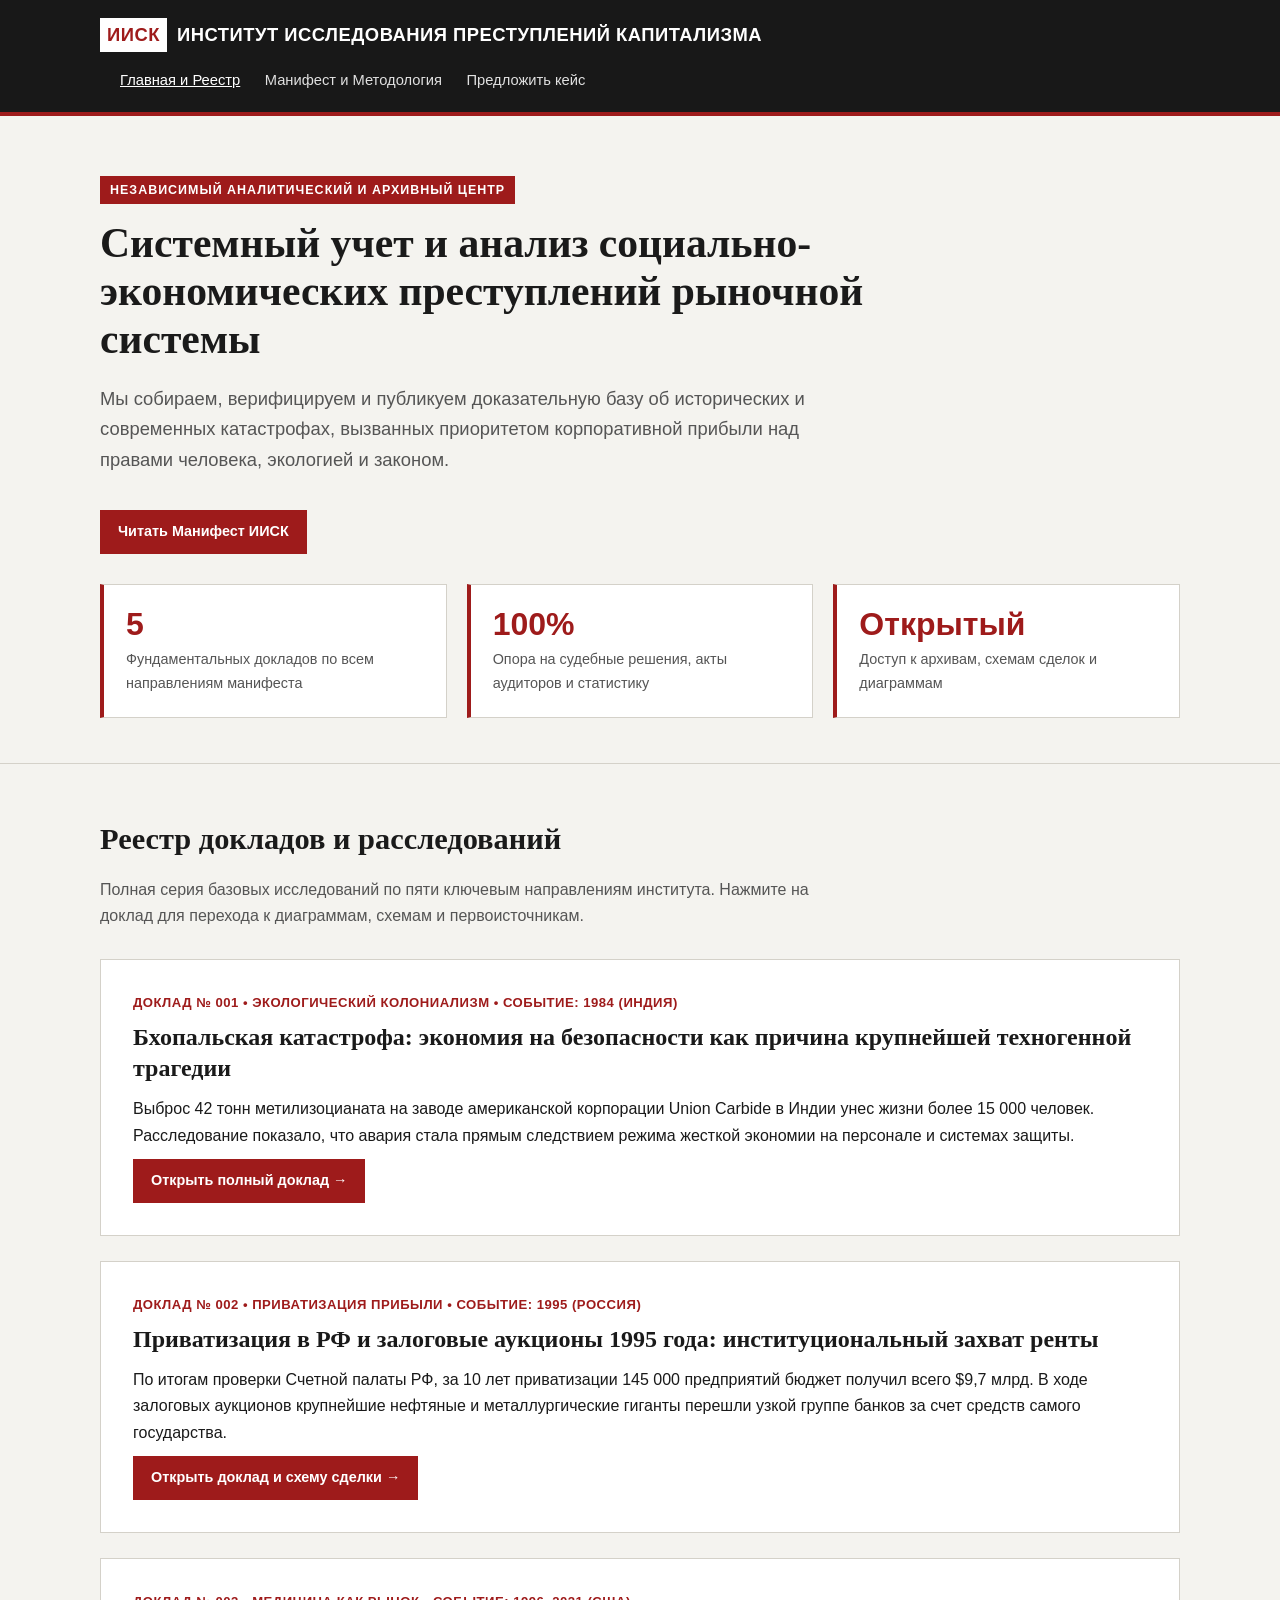
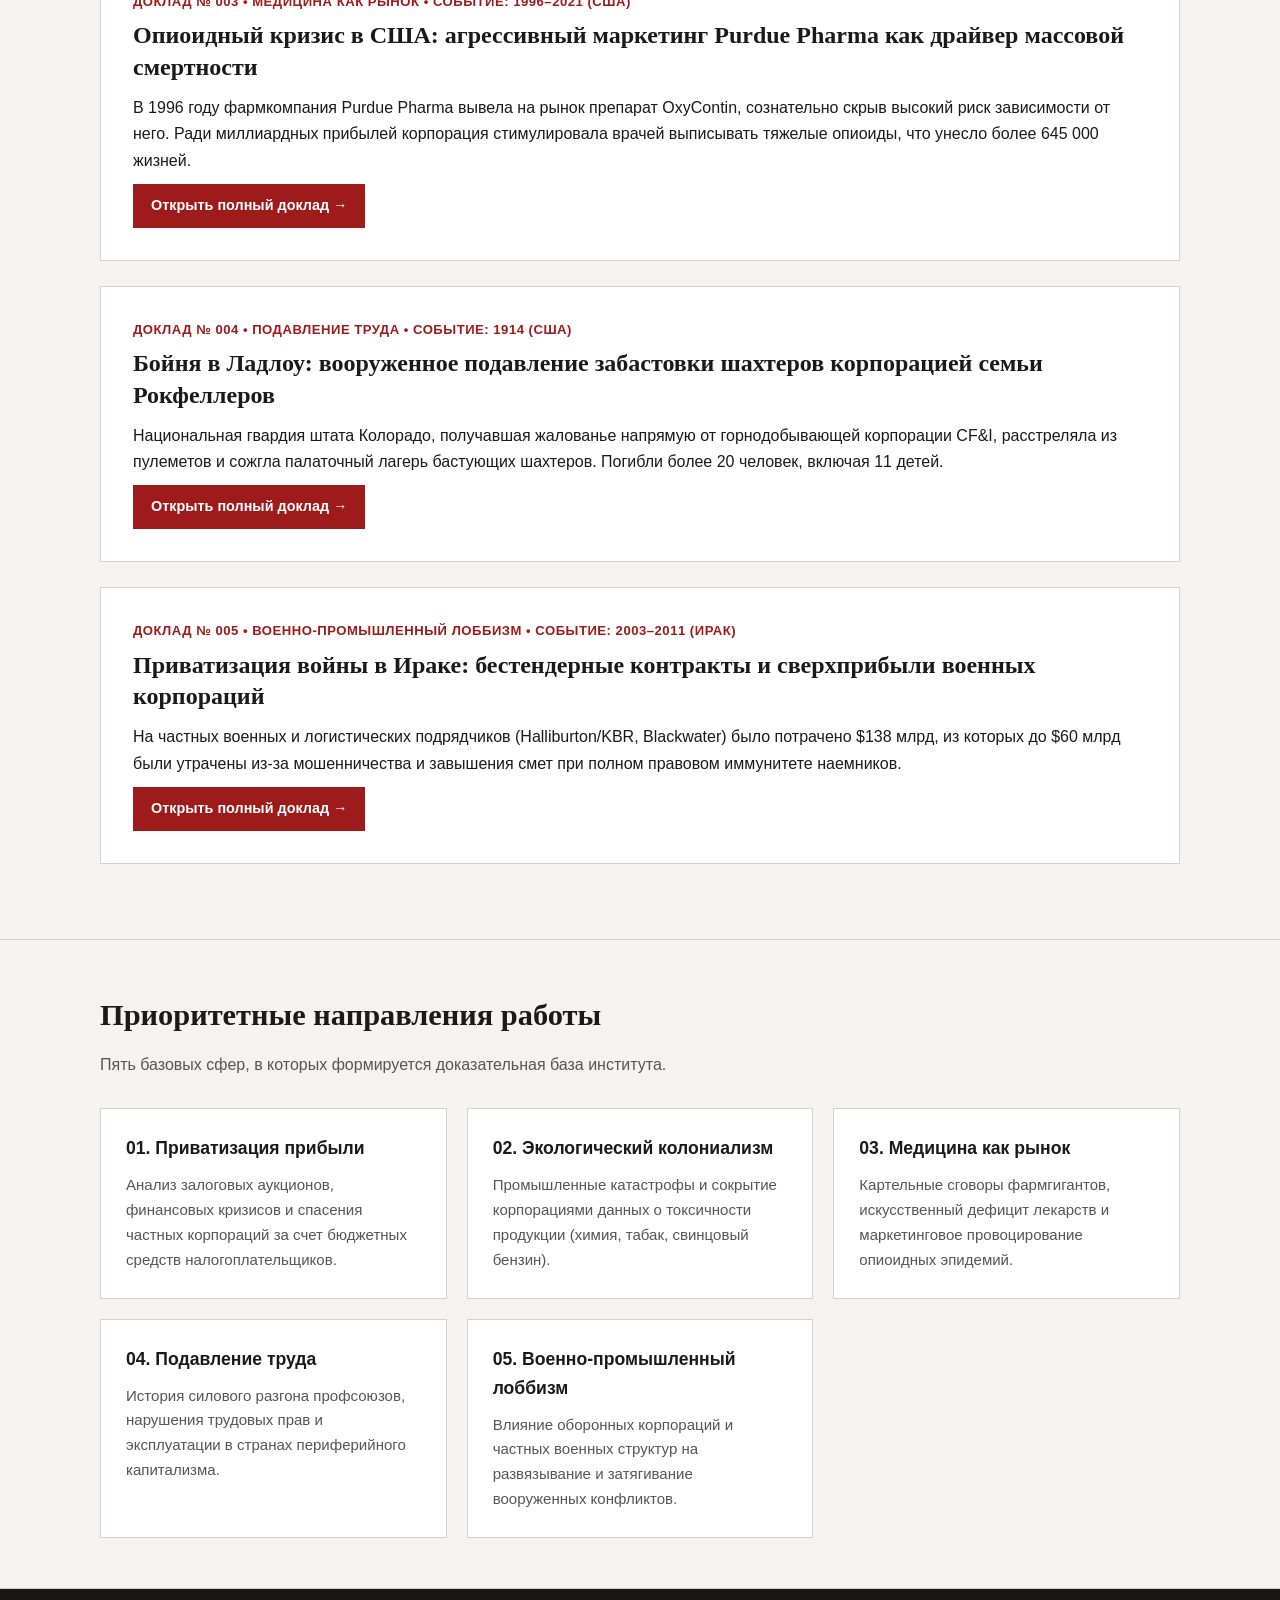
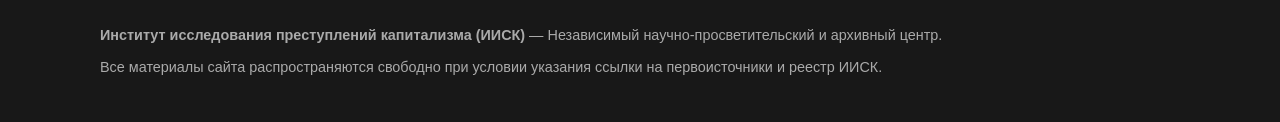
<file: index.html>
<!DOCTYPE html>
<html lang="ru">
<head>
    <meta charset="UTF-8">
    <meta name="viewport" content="width=device-width, initial-scale=1.0">
    <title>ИИСК — Институт исследования преступлений капитализма</title>
    <link rel="stylesheet" href="style.css">
</head>
<body>

    <header>
        <div class="container nav-wrap">
            <a href="index.html" class="logo"><span>ИИСК</span>Институт исследования преступлений капитализма</a>
            <nav>
                <a href="index.html" class="active">Главная и Реестр</a>
                <a href="manifest.html">Манифест и Методология</a>
                <a href="manifest.html#submit">Предложить кейс</a>
            </nav>
        </div>
    </header>

    <main>
        <section class="hero">
            <div class="container">
                <div class="hero-tag">Независимый аналитический и архивный центр</div>
                <h1>Системный учет и анализ социально-экономических преступлений рыночной системы</h1>
                <p>Мы собираем, верифицируем и публикуем доказательную базу об исторических и современных катастрофах, вызванных приоритетом корпоративной прибыли над правами человека, экологией и законом.</p>
                <a href="manifest.html" class="btn">Читать Манифест ИИСК</a>

                <div class="stats-grid">
                    <div class="stat-box">
                        <div class="stat-num">5</div>
                        <div class="stat-desc">Фундаментальных докладов по всем направлениям манифеста</div>
                    </div>
                    <div class="stat-box">
                        <div class="stat-num">100%</div>
                        <div class="stat-desc">Опора на судебные решения, акты аудиторов и статистику</div>
                    </div>
                    <div class="stat-box">
                        <div class="stat-num">Открытый</div>
                        <div class="stat-desc">Доступ к архивам, схемам сделок и диаграммам</div>
                    </div>
                </div>
            </div>
        </section>

        <section>
            <div class="container">
                <h2>Реестр докладов и расследований</h2>
                <p class="section-sub">Полная серия базовых исследований по пяти ключевым направлениям института. Нажмите на доклад для перехода к диаграммам, схемам и первоисточникам.</p>

                <article class="report-card">
                    <div class="report-meta">Доклад № 001 • Экологический колониализм • Событие: 1984 (Индия)</div>
                    <h3>Бхопальская катастрофа: экономия на безопасности как причина крупнейшей техногенной трагедии</h3>
                    <p>Выброс 42 тонн метилизоцианата на заводе американской корпорации Union Carbide в Индии унес жизни более 15 000 человек. Расследование показало, что авария стала прямым следствием режима жесткой экономии на персонале и системах защиты.</p>
                    <a href="report-1.html" class="btn">Открыть полный доклад →</a>
                </article>

                <article class="report-card">
                    <div class="report-meta">Доклад № 002 • Приватизация прибыли • Событие: 1995 (Россия)</div>
                    <h3>Приватизация в РФ и залоговые аукционы 1995 года: институциональный захват ренты</h3>
                    <p>По итогам проверки Счетной палаты РФ, за 10 лет приватизации 145 000 предприятий бюджет получил всего $9,7 млрд. В ходе залоговых аукционов крупнейшие нефтяные и металлургические гиганты перешли узкой группе банков за счет средств самого государства.</p>
                    <a href="report-2.html" class="btn">Открыть доклад и схему сделки →</a>
                </article>

                <article class="report-card">
                    <div class="report-meta">Доклад № 003 • Медицина как рынок • Событие: 1996–2021 (США)</div>
                    <h3>Опиоидный кризис в США: агрессивный маркетинг Purdue Pharma как драйвер массовой смертности</h3>
                    <p>В 1996 году фармкомпания Purdue Pharma вывела на рынок препарат OxyContin, сознательно скрыв высокий риск зависимости от него. Ради миллиардных прибылей корпорация стимулировала врачей выписывать тяжелые опиоиды, что унесло более 645 000 жизней.</p>
                    <a href="report-3.html" class="btn">Открыть полный доклад →</a>
                </article>

                <article class="report-card">
                    <div class="report-meta">Доклад № 004 • Подавление труда • Событие: 1914 (США)</div>
                    <h3>Бойня в Ладлоу: вооруженное подавление забастовки шахтеров корпорацией семьи Рокфеллеров</h3>
                    <p>Национальная гвардия штата Колорадо, получавшая жалованье напрямую от горнодобывающей корпорации CF&I, расстреляла из пулеметов и сожгла палаточный лагерь бастующих шахтеров. Погибли более 20 человек, включая 11 детей.</p>
                    <a href="report-4.html" class="btn">Открыть полный доклад →</a>
                </article>

                <article class="report-card">
                    <div class="report-meta">Доклад № 005 • Военно-промышленный лоббизм • Событие: 2003–2011 (Ирак)</div>
                    <h3>Приватизация войны в Ираке: бестендерные контракты и сверхприбыли военных корпораций</h3>
                    <p>На частных военных и логистических подрядчиков (Halliburton/KBR, Blackwater) было потрачено $138 млрд, из которых до $60 млрд были утрачены из-за мошенничества и завышения смет при полном правовом иммунитете наемников.</p>
                    <a href="report-5.html" class="btn">Открыть полный доклад →</a>
                </article>
            </div>
        </section>

        <section>
            <div class="container">
                <h2>Приоритетные направления работы</h2>
                <p class="section-sub">Пять базовых сфер, в которых формируется доказательная база института.</p>
                <div class="pillars-grid">
                    <div class="pillar-card">
                        <h3>01. Приватизация прибыли</h3>
                        <p>Анализ залоговых аукционов, финансовых кризисов и спасения частных корпораций за счет бюджетных средств налогоплательщиков.</p>
                    </div>
                    <div class="pillar-card">
                        <h3>02. Экологический колониализм</h3>
                        <p>Промышленные катастрофы и сокрытие корпорациями данных о токсичности продукции (химия, табак, свинцовый бензин).</p>
                    </div>
                    <div class="pillar-card">
                        <h3>03. Медицина как рынок</h3>
                        <p>Картельные сговоры фармгигантов, искусственный дефицит лекарств и маркетинговое провоцирование опиоидных эпидемий.</p>
                    </div>
                    <div class="pillar-card">
                        <h3>04. Подавление труда</h3>
                        <p>История силового разгона профсоюзов, нарушения трудовых прав и эксплуатации в странах периферийного капитализма.</p>
                    </div>
                    <div class="pillar-card">
                        <h3>05. Военно-промышленный лоббизм</h3>
                        <p>Влияние оборонных корпораций и частных военных структур на развязывание и затягивание вооруженных конфликтов.</p>
                    </div>
                </div>
            </div>
        </section>
    </main>

    <footer>
        <div class="container">
            <p><strong>Институт исследования преступлений капитализма (ИИСК)</strong> — Независимый научно-просветительский и архивный центр.</p>
            <p>Все материалы сайта распространяются свободно при условии указания ссылки на первоисточники и реестр ИИСК.</p>
        </div>
    </footer>

</body>
</html>
</file>
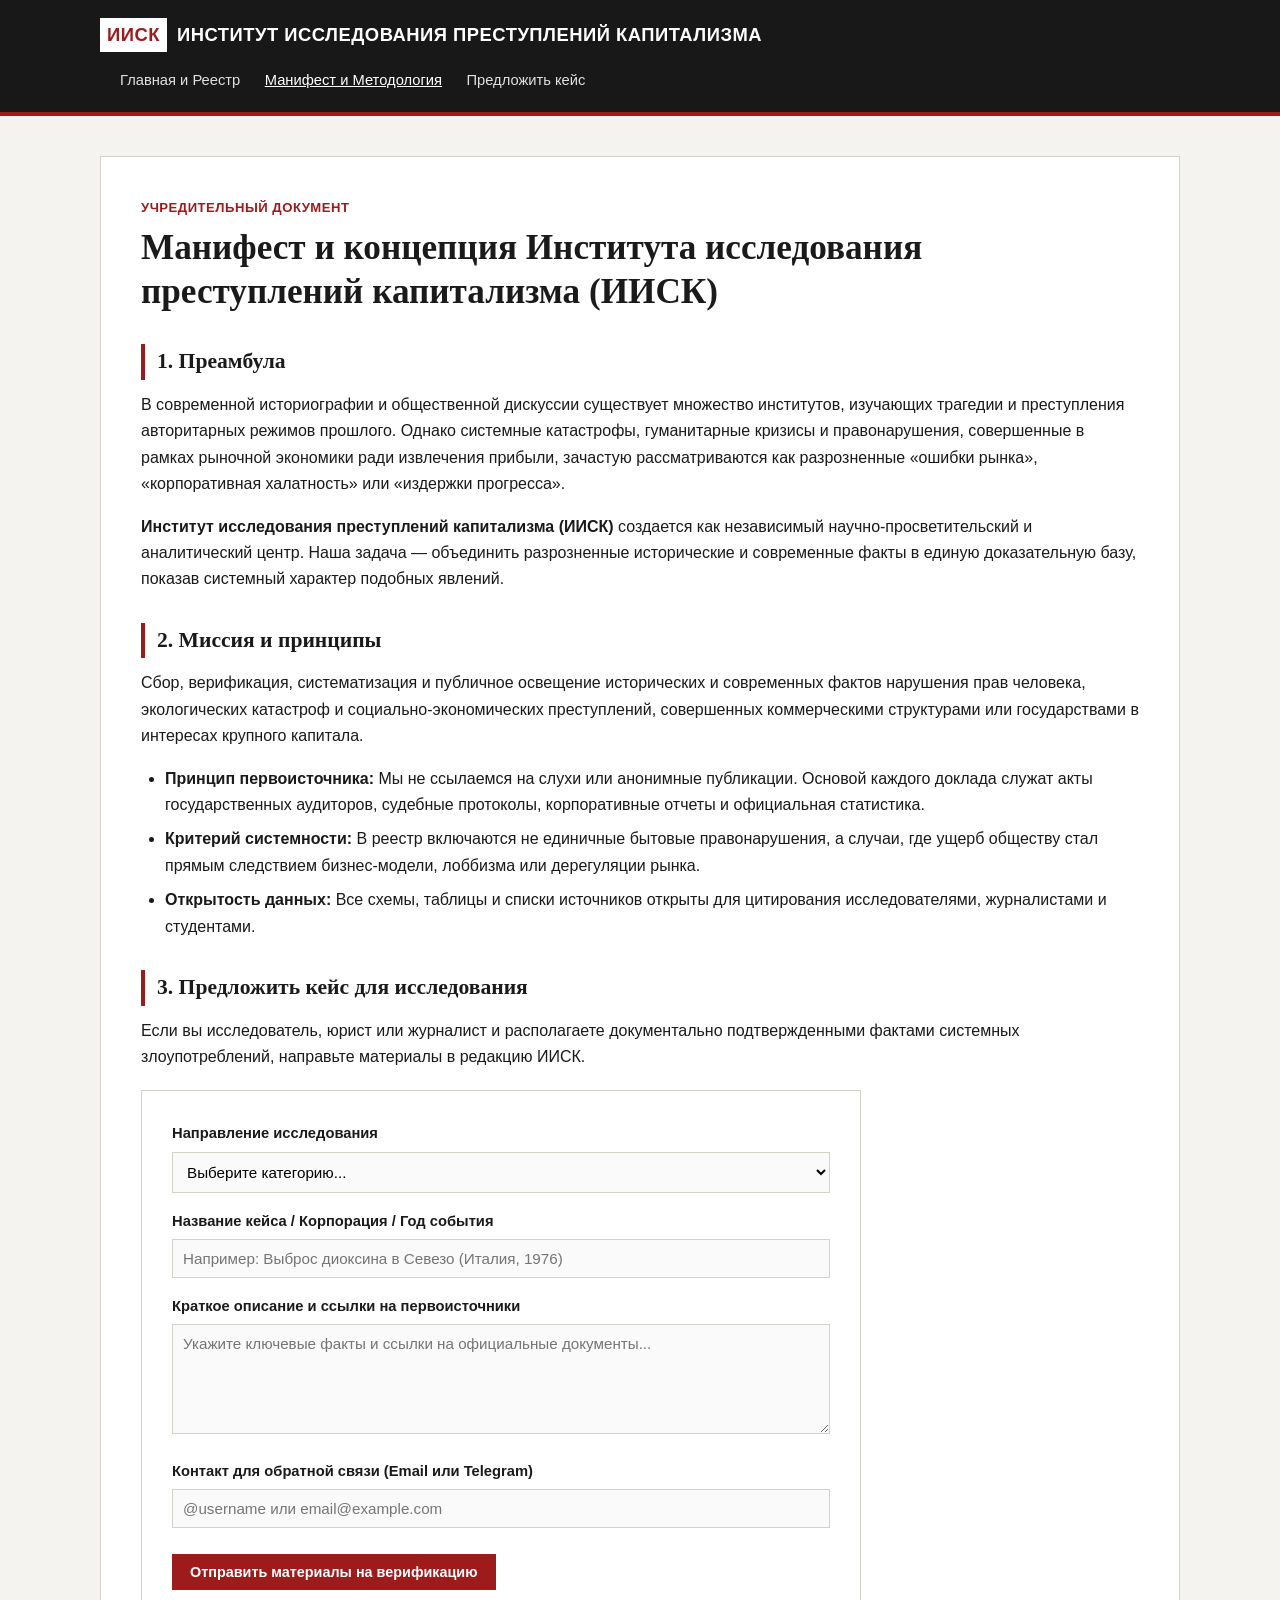
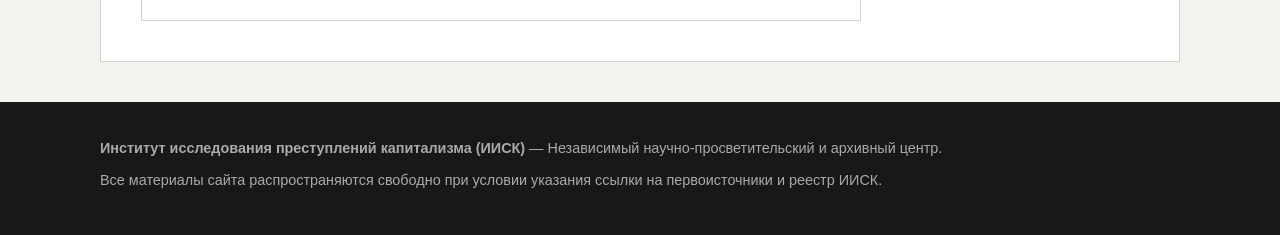
<file: manifest.html>
<!DOCTYPE html>
<html lang="ru">
<head>
    <meta charset="UTF-8">
    <meta name="viewport" content="width=device-width, initial-scale=1.0">
    <title>Манифест и методология — ИИСК</title>
    <link rel="stylesheet" href="style.css">
</head>
<body>

    <header>
        <div class="container nav-wrap">
            <a href="index.html" class="logo"><span>ИИСК</span>Институт исследования преступлений капитализма</a>
            <nav>
                <a href="index.html">Главная и Реестр</a>
                <a href="manifest.html" class="active">Манифест и Методология</a>
                <a href="#submit">Предложить кейс</a>
            </nav>
        </div>
    </header>

    <main class="container">
        <article class="article-body">
            <div class="report-meta">Учредительный документ</div>
            <h1>Манифест и концепция Института исследования преступлений капитализма (ИИСК)</h1>

            <h2>1. Преамбула</h2>
            <p>В современной историографии и общественной дискуссии существует множество институтов, изучающих трагедии и преступления авторитарных режимов прошлого. Однако системные катастрофы, гуманитарные кризисы и правонарушения, совершенные в рамках рыночной экономики ради извлечения прибыли, зачастую рассматриваются как разрозненные «ошибки рынка», «корпоративная халатность» или «издержки прогресса».</p>
            <p><strong>Институт исследования преступлений капитализма (ИИСК)</strong> создается как независимый научно-просветительский и аналитический центр. Наша задача — объединить разрозненные исторические и современные факты в единую доказательную базу, показав системный характер подобных явлений.</p>

            <h2>2. Миссия и принципы</h2>
            <p>Сбор, верификация, систематизация и публичное освещение исторических и современных фактов нарушения прав человека, экологических катастроф и социально-экономических преступлений, совершенных коммерческими структурами или государствами в интересах крупного капитала.</p>
            <ul>
                <li><strong>Принцип первоисточника:</strong> Мы не ссылаемся на слухи или анонимные публикации. Основой каждого доклада служат акты государственных аудиторов, судебные протоколы, корпоративные отчеты и официальная статистика.</li>
                <li><strong>Критерий системности:</strong> В реестр включаются не единичные бытовые правонарушения, а случаи, где ущерб обществу стал прямым следствием бизнес-модели, лоббизма или дерегуляции рынка.</li>
                <li><strong>Открытость данных:</strong> Все схемы, таблицы и списки источников открыты для цитирования исследователями, журналистами и студентами.</li>
            </ul>

            <h2 id="submit">3. Предложить кейс для исследования</h2>
            <p>Если вы исследователь, юрист или журналист и располагаете документально подтвержденными фактами системных злоупотреблений, направьте материалы в редакцию ИИСК.</p>

            <div class="form-box" style="margin-top: 20px;">
                <form onsubmit="event.preventDefault(); document.getElementById('msg').style.display='block'; this.reset();">
                    <div class="form-group">
                        <label>Направление исследования</label>
                        <select required>
                            <option value="">Выберите категорию...</option>
                            <option>01. Приватизация прибыли / Финансовые кризисы</option>
                            <option>02. Экологический колониализм / Промышленные аварии</option>
                            <option>03. Медицина как рынок / Фармлоббизм</option>
                            <option>04. Трудовые конфликты и подавление профсоюзов</option>
                            <option>05. Военно-промышленный лоббизм</option>
                        </select>
                    </div>
                    <div class="form-group">
                        <label>Название кейса / Корпорация / Год события</label>
                        <input type="text" placeholder="Например: Выброс диоксина в Севезо (Италия, 1976)" required>
                    </div>
                    <div class="form-group">
                        <label>Краткое описание и ссылки на первоисточники</label>
                        <textarea placeholder="Укажите ключевые факты и ссылки на официальные документы..." required></textarea>
                    </div>
                    <div class="form-group">
                        <label>Контакт для обратной связи (Email или Telegram)</label>
                        <input type="text" placeholder="@username или email@example.com" required>
                    </div>
                    <button type="submit" class="btn">Отправить материалы на верификацию</button>
                    <p id="msg" style="margin-top: 12px; color: #1b6e1b; font-weight: 600; display: none;">Спасибо! Материалы приняты в очередь на первичный фактчекинг.</p>
                </form>
            </div>
        </article>
    </main>

    <footer>
        <div class="container">
            <p><strong>Институт исследования преступлений капитализма (ИИСК)</strong> — Независимый научно-просветительский и архивный центр.</p>
            <p>Все материалы сайта распространяются свободно при условии указания ссылки на первоисточники и реестр ИИСК.</p>
        </div>
    </footer>

</body>
</html>
</file>
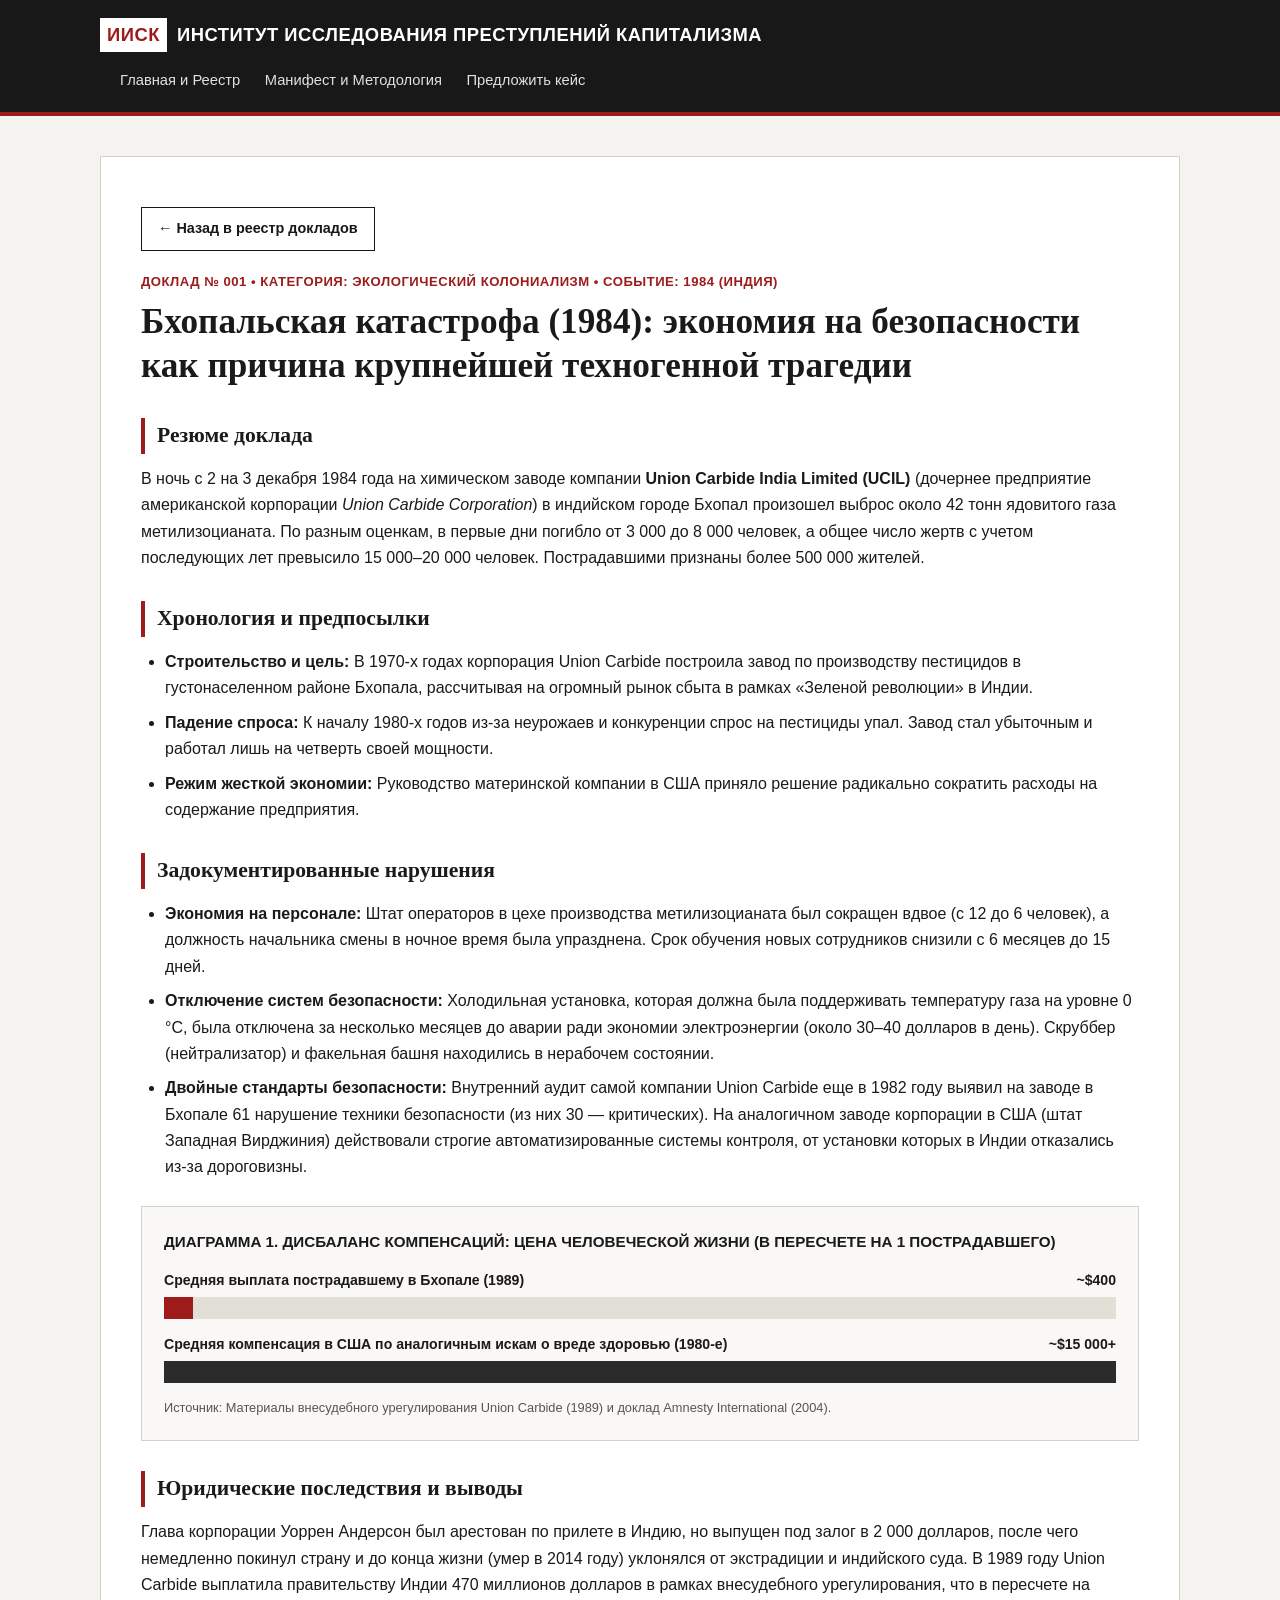
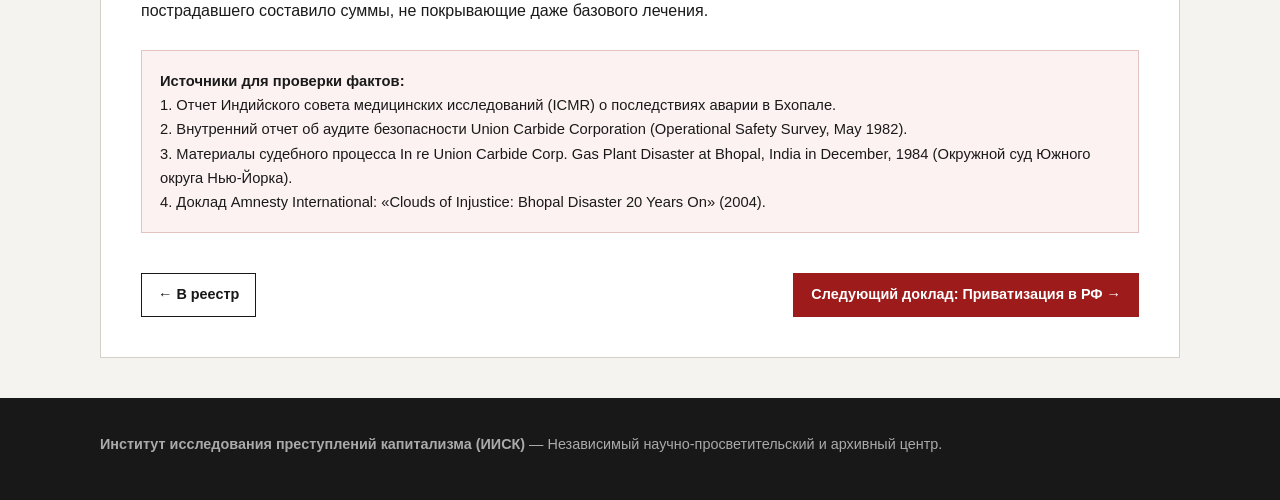
<file: report-1.html>
<!DOCTYPE html>
<html lang="ru">
<head>
    <meta charset="UTF-8">
    <meta name="viewport" content="width=device-width, initial-scale=1.0">
    <title>Доклад № 001: Бхопальская катастрофа (1984) — ИИСК</title>
    <link rel="stylesheet" href="style.css">
</head>
<body>

    <header>
        <div class="container nav-wrap">
            <a href="index.html" class="logo"><span>ИИСК</span>Институт исследования преступлений капитализма</a>
            <nav>
                <a href="index.html">Главная и Реестр</a>
                <a href="manifest.html">Манифест и Методология</a>
                <a href="manifest.html#submit">Предложить кейс</a>
            </nav>
        </div>
    </header>

    <main class="container">
        <article class="article-body">
            <a href="index.html" class="btn-outline" style="margin-bottom: 20px;">← Назад в реестр докладов</a>
            <div class="report-meta">Доклад № 001 • Категория: Экологический колониализм • Событие: 1984 (Индия)</div>
            <h1>Бхопальская катастрофа (1984): экономия на безопасности как причина крупнейшей техногенной трагедии</h1>

            <h2>Резюме доклада</h2>
            <p>В ночь с 2 на 3 декабря 1984 года на химическом заводе компании <strong>Union Carbide India Limited (UCIL)</strong> (дочернее предприятие американской корпорации <em>Union Carbide Corporation</em>) в индийском городе Бхопал произошел выброс около 42 тонн ядовитого газа метилизоцианата. По разным оценкам, в первые дни погибло от 3 000 до 8 000 человек, а общее число жертв с учетом последующих лет превысило 15 000–20 000 человек. Пострадавшими признаны более 500 000 жителей.</p>

            <h2>Хронология и предпосылки</h2>
            <ul>
                <li><strong>Строительство и цель:</strong> В 1970-х годах корпорация Union Carbide построила завод по производству пестицидов в густонаселенном районе Бхопала, рассчитывая на огромный рынок сбыта в рамках «Зеленой революции» в Индии.</li>
                <li><strong>Падение спроса:</strong> К началу 1980-х годов из-за неурожаев и конкуренции спрос на пестициды упал. Завод стал убыточным и работал лишь на четверть своей мощности.</li>
                <li><strong>Режим жесткой экономии:</strong> Руководство материнской компании в США приняло решение радикально сократить расходы на содержание предприятия.</li>
            </ul>

            <h2>Задокументированные нарушения</h2>
            <ul>
                <li><strong>Экономия на персонале:</strong> Штат операторов в цехе производства метилизоцианата был сокращен вдвое (с 12 до 6 человек), а должность начальника смены в ночное время была упразднена. Срок обучения новых сотрудников снизили с 6 месяцев до 15 дней.</li>
                <li><strong>Отключение систем безопасности:</strong> Холодильная установка, которая должна была поддерживать температуру газа на уровне 0 °C, была отключена за несколько месяцев до аварии ради экономии электроэнергии (около 30–40 долларов в день). Скруббер (нейтрализатор) и факельная башня находились в нерабочем состоянии.</li>
                <li><strong>Двойные стандарты безопасности:</strong> Внутренний аудит самой компании Union Carbide еще в 1982 году выявил на заводе в Бхопале 61 нарушение техники безопасности (из них 30 — критических). На аналогичном заводе корпорации в США (штат Западная Вирджиния) действовали строгие автоматизированные системы контроля, от установки которых в Индии отказались из-за дороговизны.</li>
            </ul>

            <div class="chart-container">
                <div class="chart-title">Диаграмма 1. Дисбаланс компенсаций: цена человеческой жизни (в пересчете на 1 пострадавшего)</div>
                <div class="bar-row">
                    <div class="bar-label"><span>Средняя выплата пострадавшему в Бхопале (1989)</span><span>~$400</span></div>
                    <div class="bar-track"><div class="bar-fill danger" style="width: 3%;"></div></div>
                </div>
                <div class="bar-row">
                    <div class="bar-label"><span>Средняя компенсация в США по аналогичным искам о вреде здоровью (1980-е)</span><span>~$15 000+</span></div>
                    <div class="bar-track"><div class="bar-fill" style="width: 100%;"></div></div>
                </div>
                <div class="chart-note">Источник: Материалы внесудебного урегулирования Union Carbide (1989) и доклад Amnesty International (2004).</div>
            </div>

            <h2>Юридические последствия и выводы</h2>
            <p>Глава корпорации Уоррен Андерсон был арестован по прилете в Индию, но выпущен под залог в 2 000 долларов, после чего немедленно покинул страну и до конца жизни (умер в 2014 году) уклонялся от экстрадиции и индийского суда. В 1989 году Union Carbide выплатила правительству Индии 470 миллионов долларов в рамках внесудебного урегулирования, что в пересчете на пострадавшего составило суммы, не покрывающие даже базового лечения.</p>

            <div class="sources-box">
                <strong>Источники для проверки фактов:</strong><br>
                1. Отчет Индийского совета медицинских исследований (ICMR) о последствиях аварии в Бхопале.<br>
                2. Внутренний отчет об аудите безопасности Union Carbide Corporation (Operational Safety Survey, May 1982).<br>
                3. Материалы судебного процесса In re Union Carbide Corp. Gas Plant Disaster at Bhopal, India in December, 1984 (Окружной суд Южного округа Нью-Йорка).<br>
                4. Доклад Amnesty International: «Clouds of Injustice: Bhopal Disaster 20 Years On» (2004).
            </div>

            <div style="margin-top: 30px; display: flex; justify-content: space-between; flex-wrap: wrap; gap: 10px;">
                <a href="index.html" class="btn-outline">← В реестр</a>
                <a href="report-2.html" class="btn">Следующий доклад: Приватизация в РФ →</a>
            </div>
        </article>
    </main>

    <footer>
        <div class="container">
            <p><strong>Институт исследования преступлений капитализма (ИИСК)</strong> — Независимый научно-просветительский и архивный центр.</p>
        </div>
    </footer>

</body>
</html>
</file>
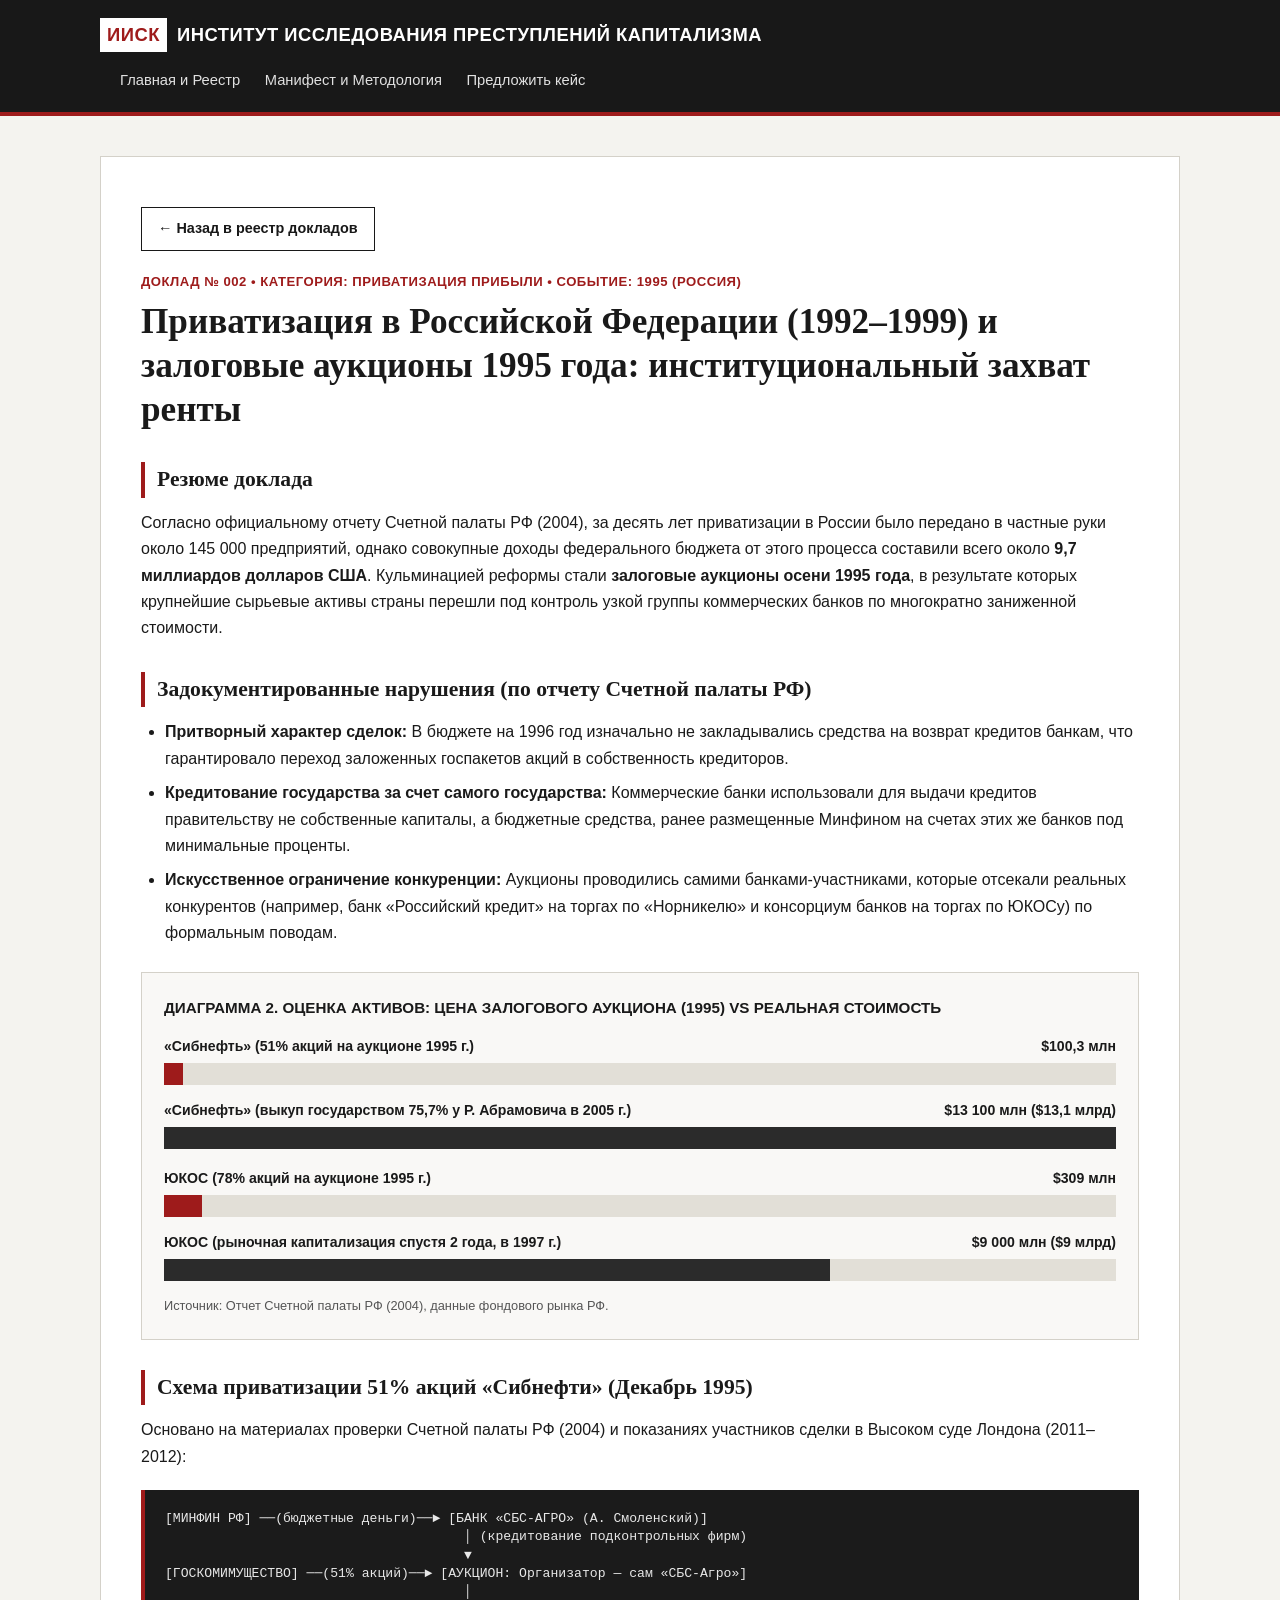
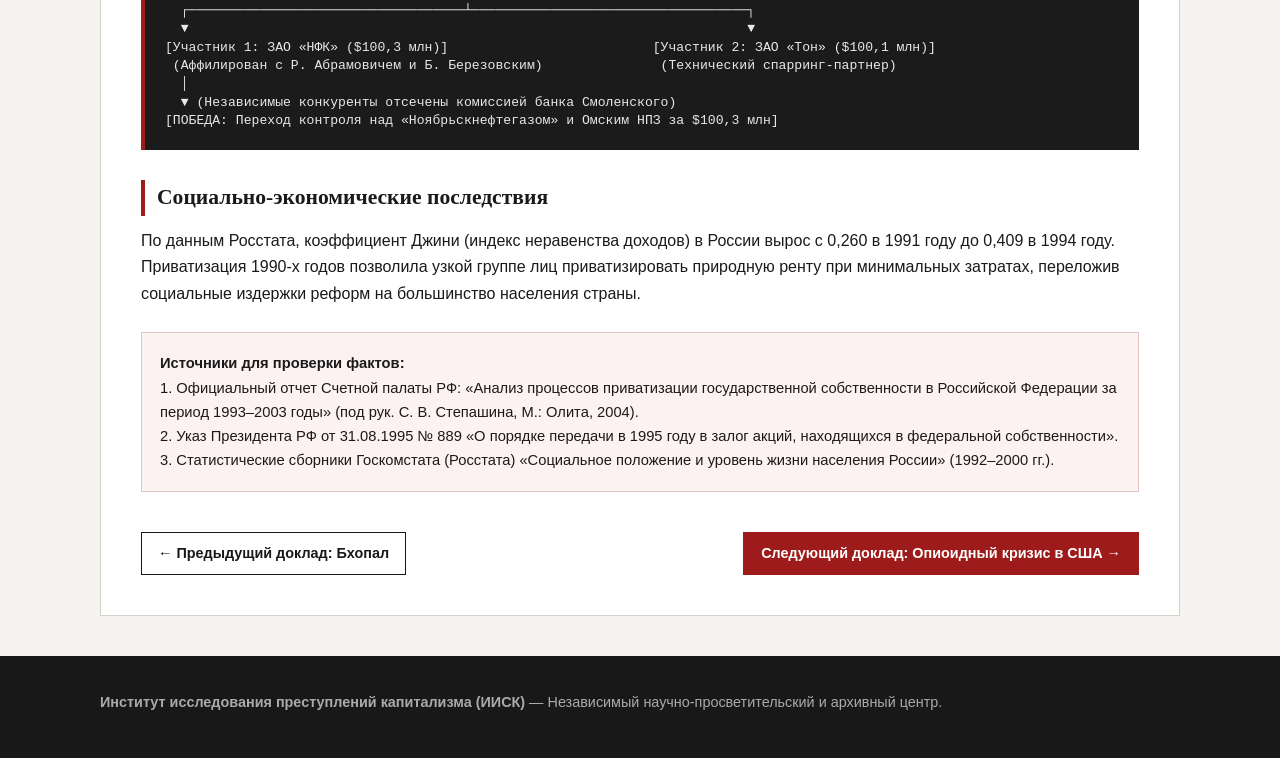
<file: report-2.html>
<!DOCTYPE html>
<html lang="ru">
<head>
    <meta charset="UTF-8">
    <meta name="viewport" content="width=device-width, initial-scale=1.0">
    <title>Доклад № 002: Приватизация в РФ (1992–1999) — ИИСК</title>
    <link rel="stylesheet" href="style.css">
</head>
<body>

    <header>
        <div class="container nav-wrap">
            <a href="index.html" class="logo"><span>ИИСК</span>Институт исследования преступлений капитализма</a>
            <nav>
                <a href="index.html">Главная и Реестр</a>
                <a href="manifest.html">Манифест и Методология</a>
                <a href="manifest.html#submit">Предложить кейс</a>
            </nav>
        </div>
    </header>

    <main class="container">
        <article class="article-body">
            <a href="index.html" class="btn-outline" style="margin-bottom: 20px;">← Назад в реестр докладов</a>
            <div class="report-meta">Доклад № 002 • Категория: Приватизация прибыли • Событие: 1995 (Россия)</div>
            <h1>Приватизация в Российской Федерации (1992–1999) и залоговые аукционы 1995 года: институциональный захват ренты</h1>

            <h2>Резюме доклада</h2>
            <p>Согласно официальному отчету Счетной палаты РФ (2004), за десять лет приватизации в России было передано в частные руки около 145 000 предприятий, однако совокупные доходы федерального бюджета от этого процесса составили всего около <strong>9,7 миллиардов долларов США</strong>. Кульминацией реформы стали <strong>залоговые аукционы осени 1995 года</strong>, в результате которых крупнейшие сырьевые активы страны перешли под контроль узкой группы коммерческих банков по многократно заниженной стоимости.</p>

            <h2>Задокументированные нарушения (по отчету Счетной палаты РФ)</h2>
            <ul>
                <li><strong>Притворный характер сделок:</strong> В бюджете на 1996 год изначально не закладывались средства на возврат кредитов банкам, что гарантировало переход заложенных госпакетов акций в собственность кредиторов.</li>
                <li><strong>Кредитование государства за счет самого государства:</strong> Коммерческие банки использовали для выдачи кредитов правительству не собственные капиталы, а бюджетные средства, ранее размещенные Минфином на счетах этих же банков под минимальные проценты.</li>
                <li><strong>Искусственное ограничение конкуренции:</strong> Аукционы проводились самими банками-участниками, которые отсекали реальных конкурентов (например, банк «Российский кредит» на торгах по «Норникелю» и консорциум банков на торгах по ЮКОСу) по формальным поводам.</li>
            </ul>

            <div class="chart-container">
                <div class="chart-title">Диаграмма 2. Оценка активов: цена залогового аукциона (1995) vs реальная стоимость</div>
                <div class="bar-row">
                    <div class="bar-label"><span>«Сибнефть» (51% акций на аукционе 1995 г.)</span><span>$100,3 млн</span></div>
                    <div class="bar-track"><div class="bar-fill danger" style="width: 2%;"></div></div>
                </div>
                <div class="bar-row">
                    <div class="bar-label"><span>«Сибнефть» (выкуп государством 75,7% у Р. Абрамовича в 2005 г.)</span><span>$13 100 млн ($13,1 млрд)</span></div>
                    <div class="bar-track"><div class="bar-fill" style="width: 100%;"></div></div>
                </div>
                <div class="bar-row" style="margin-top: 18px;">
                    <div class="bar-label"><span>ЮКОС (78% акций на аукционе 1995 г.)</span><span>$309 млн</span></div>
                    <div class="bar-track"><div class="bar-fill danger" style="width: 4%;"></div></div>
                </div>
                <div class="bar-row">
                    <div class="bar-label"><span>ЮКОС (рыночная капитализация спустя 2 года, в 1997 г.)</span><span>$9 000 млн ($9 млрд)</span></div>
                    <div class="bar-track"><div class="bar-fill" style="width: 70%;"></div></div>
                </div>
                <div class="chart-note">Источник: Отчет Счетной палаты РФ (2004), данные фондового рынка РФ.</div>
            </div>

            <h2>Схема приватизации 51% акций «Сибнефти» (Декабрь 1995)</h2>
            <p>Основано на материалах проверки Счетной палаты РФ (2004) и показаниях участников сделки в Высоком суде Лондона (2011–2012):</p>
            <div class="schema-box">[МИНФИН РФ] ──(бюджетные деньги)──► [БАНК «СБС-АГРО» (А. Смоленский)]
                                      │ (кредитование подконтрольных фирм)
                                      ▼
[ГОСКОМИМУЩЕСТВО] ──(51% акций)──► [АУКЦИОН: Организатор — сам «СБС-Агро»]
                                      │
  ┌───────────────────────────────────┴───────────────────────────────────┐
  ▼                                                                       ▼
[Участник 1: ЗАО «НФК» ($100,3 млн)]                          [Участник 2: ЗАО «Тон» ($100,1 млн)]
 (Аффилирован с Р. Абрамовичем и Б. Березовским)               (Технический спарринг-партнер)
  │
  ▼ (Независимые конкуренты отсечены комиссией банка Смоленского)
[ПОБЕДА: Переход контроля над «Ноябрьскнефтегазом» и Омским НПЗ за $100,3 млн]</div>

            <h2>Социально-экономические последствия</h2>
            <p>По данным Росстата, коэффициент Джини (индекс неравенства доходов) в России вырос с 0,260 в 1991 году до 0,409 в 1994 году. Приватизация 1990-х годов позволила узкой группе лиц приватизировать природную ренту при минимальных затратах, переложив социальные издержки реформ на большинство населения страны.</p>

            <div class="sources-box">
                <strong>Источники для проверки фактов:</strong><br>
                1. Официальный отчет Счетной палаты РФ: «Анализ процессов приватизации государственной собственности в Российской Федерации за период 1993–2003 годы» (под рук. С. В. Степашина, М.: Олита, 2004).<br>
                2. Указ Президента РФ от 31.08.1995 № 889 «О порядке передачи в 1995 году в залог акций, находящихся в федеральной собственности».<br>
                3. Статистические сборники Госкомстата (Росстата) «Социальное положение и уровень жизни населения России» (1992–2000 гг.).
            </div>

            <div style="margin-top: 30px; display: flex; justify-content: space-between; flex-wrap: wrap; gap: 10px;">
                <a href="report-1.html" class="btn-outline">← Предыдущий доклад: Бхопал</a>
                <a href="report-3.html" class="btn">Следующий доклад: Опиоидный кризис в США →</a>
            </div>
        </article>
    </main>

    <footer>
        <div class="container">
            <p><strong>Институт исследования преступлений капитализма (ИИСК)</strong> — Независимый научно-просветительский и архивный центр.</p>
        </div>
    </footer>

</body>
</html>
</file>
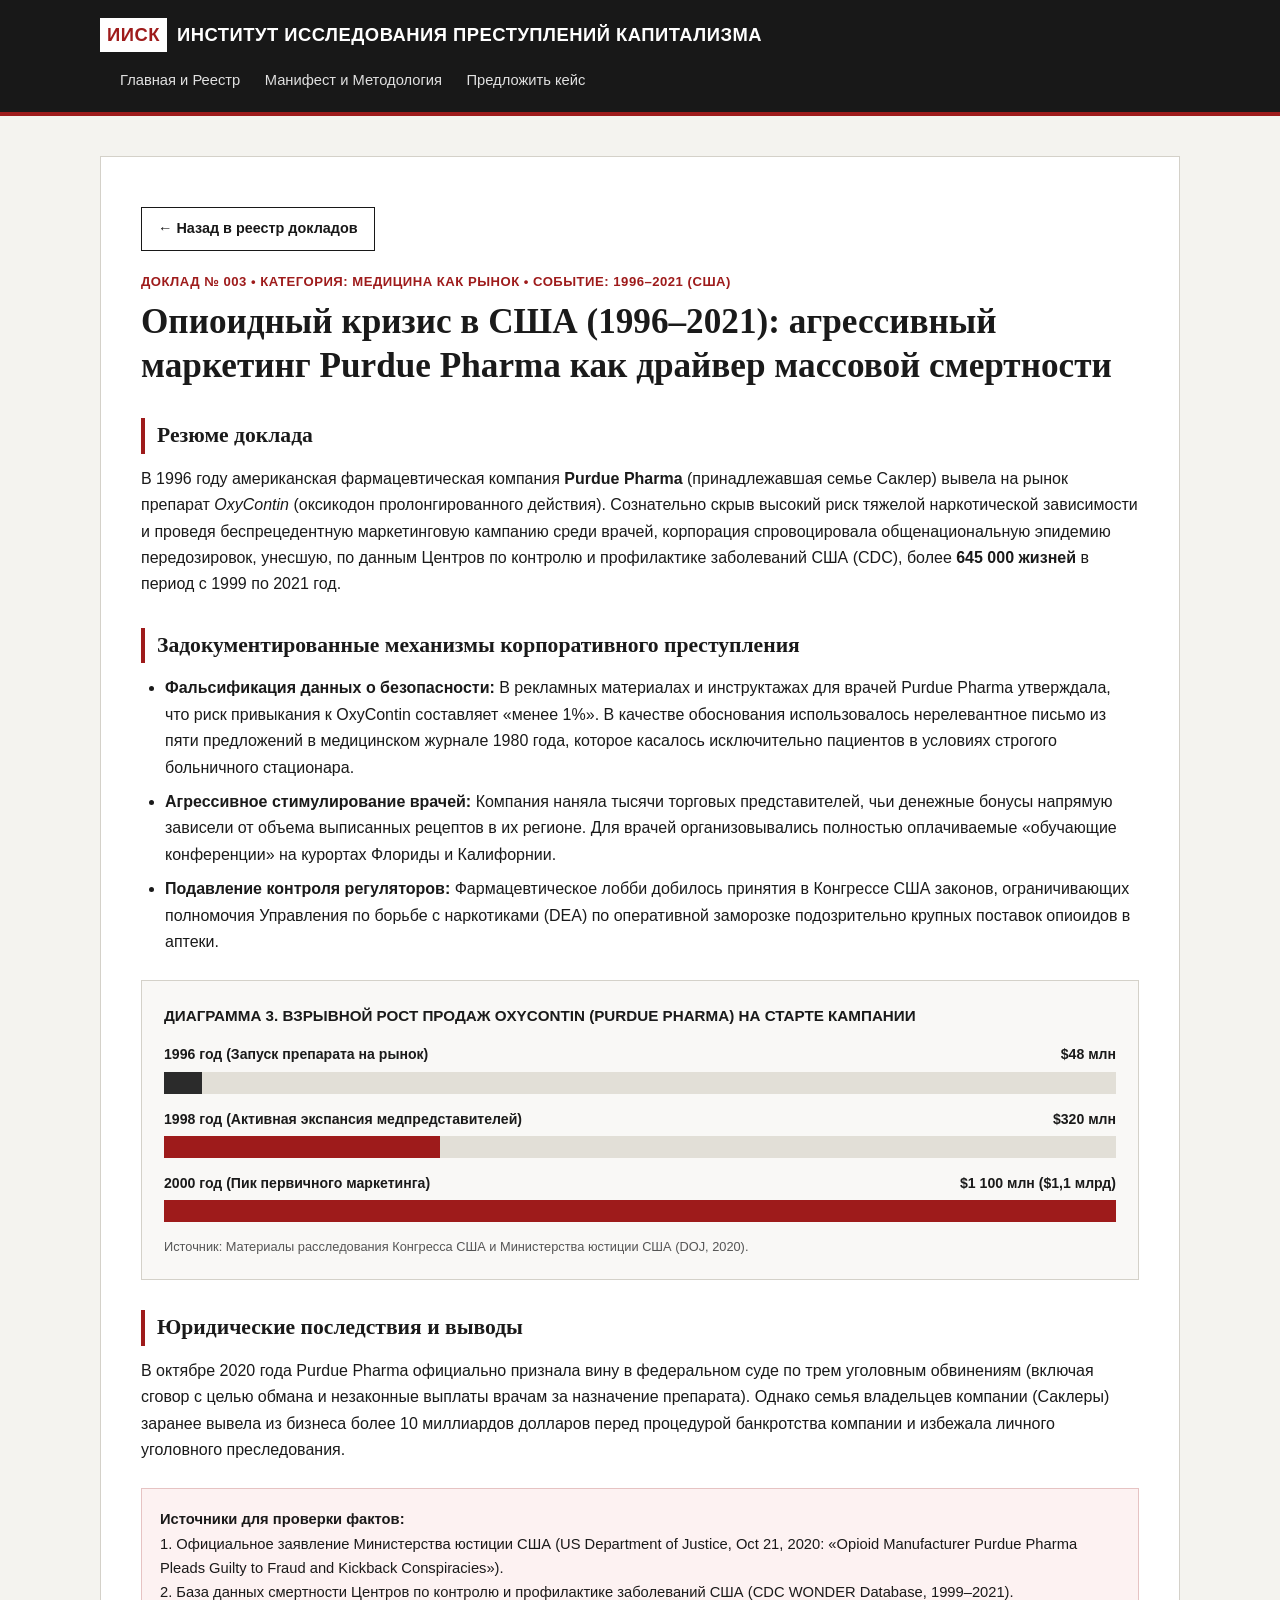
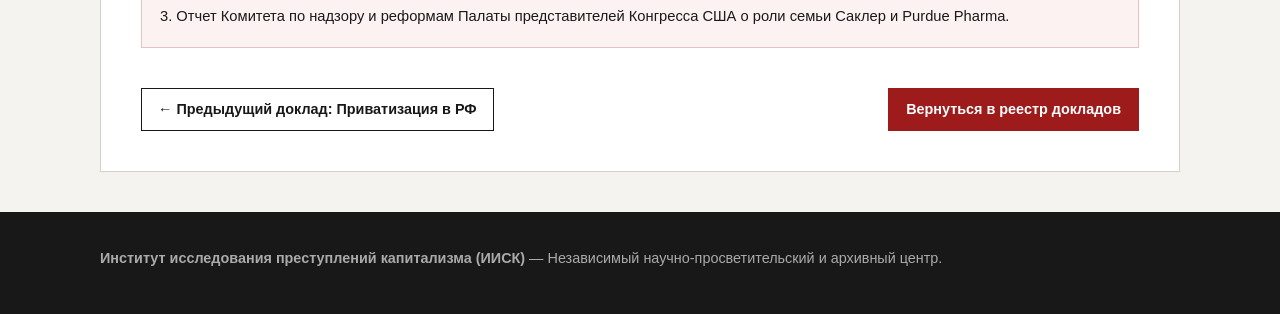
<file: report-3.html>
<!DOCTYPE html>
<html lang="ru">
<head>
    <meta charset="UTF-8">
    <meta name="viewport" content="width=device-width, initial-scale=1.0">
    <title>Доклад № 003: Опиоидный кризис в США — ИИСК</title>
    <link rel="stylesheet" href="style.css">
</head>
<body>

    <header>
        <div class="container nav-wrap">
            <a href="index.html" class="logo"><span>ИИСК</span>Институт исследования преступлений капитализма</a>
            <nav>
                <a href="index.html">Главная и Реестр</a>
                <a href="manifest.html">Манифест и Методология</a>
                <a href="manifest.html#submit">Предложить кейс</a>
            </nav>
        </div>
    </header>

    <main class="container">
        <article class="article-body">
            <a href="index.html" class="btn-outline" style="margin-bottom: 20px;">← Назад в реестр докладов</a>
            <div class="report-meta">Доклад № 003 • Категория: Медицина как рынок • Событие: 1996–2021 (США)</div>
            <h1>Опиоидный кризис в США (1996–2021): агрессивный маркетинг Purdue Pharma как драйвер массовой смертности</h1>

            <h2>Резюме доклада</h2>
            <p>В 1996 году американская фармацевтическая компания <strong>Purdue Pharma</strong> (принадлежавшая семье Саклер) вывела на рынок препарат <em>OxyContin</em> (оксикодон пролонгированного действия). Сознательно скрыв высокий риск тяжелой наркотической зависимости и проведя беспрецедентную маркетинговую кампанию среди врачей, корпорация спровоцировала общенациональную эпидемию передозировок, унесшую, по данным Центров по контролю и профилактике заболеваний США (CDC), более <strong>645 000 жизней</strong> в период с 1999 по 2021 год.</p>

            <h2>Задокументированные механизмы корпоративного преступления</h2>
            <ul>
                <li><strong>Фальсификация данных о безопасности:</strong> В рекламных материалах и инструктажах для врачей Purdue Pharma утверждала, что риск привыкания к OxyContin составляет «менее 1%». В качестве обоснования использовалось нерелевантное письмо из пяти предложений в медицинском журнале 1980 года, которое касалось исключительно пациентов в условиях строгого больничного стационара.</li>
                <li><strong>Агрессивное стимулирование врачей:</strong> Компания наняла тысячи торговых представителей, чьи денежные бонусы напрямую зависели от объема выписанных рецептов в их регионе. Для врачей организовывались полностью оплачиваемые «обучающие конференции» на курортах Флориды и Калифорнии.</li>
                <li><strong>Подавление контроля регуляторов:</strong> Фармацевтическое лобби добилось принятия в Конгрессе США законов, ограничивающих полномочия Управления по борьбе с наркотиками (DEA) по оперативной заморозке подозрительно крупных поставок опиоидов в аптеки.</li>
            </ul>

            <div class="chart-container">
                <div class="chart-title">Диаграмма 3. Взрывной рост продаж OxyContin (Purdue Pharma) на старте кампании</div>
                <div class="bar-row">
                    <div class="bar-label"><span>1996 год (Запуск препарата на рынок)</span><span>$48 млн</span></div>
                    <div class="bar-track"><div class="bar-fill" style="width: 4%;"></div></div>
                </div>
                <div class="bar-row">
                    <div class="bar-label"><span>1998 год (Активная экспансия медпредставителей)</span><span>$320 млн</span></div>
                    <div class="bar-track"><div class="bar-fill danger" style="width: 29%;"></div></div>
                </div>
                <div class="bar-row">
                    <div class="bar-label"><span>2000 год (Пик первичного маркетинга)</span><span>$1 100 млн ($1,1 млрд)</span></div>
                    <div class="bar-track"><div class="bar-fill danger" style="width: 100%;"></div></div>
                </div>
                <div class="chart-note">Источник: Материалы расследования Конгресса США и Министерства юстиции США (DOJ, 2020).</div>
            </div>

            <h2>Юридические последствия и выводы</h2>
            <p>В октябре 2020 года Purdue Pharma официально признала вину в федеральном суде по трем уголовным обвинениям (включая сговор с целью обмана и незаконные выплаты врачам за назначение препарата). Однако семья владельцев компании (Саклеры) заранее вывела из бизнеса более 10 миллиардов долларов перед процедурой банкротства компании и избежала личного уголовного преследования.</p>

            <div class="sources-box">
                <strong>Источники для проверки фактов:</strong><br>
                1. Официальное заявление Министерства юстиции США (US Department of Justice, Oct 21, 2020: «Opioid Manufacturer Purdue Pharma Pleads Guilty to Fraud and Kickback Conspiracies»).<br>
                2. База данных смертности Центров по контролю и профилактике заболеваний США (CDC WONDER Database, 1999–2021).<br>
                3. Отчет Комитета по надзору и реформам Палаты представителей Конгресса США о роли семьи Саклер и Purdue Pharma.
            </div>

            <div style="margin-top: 30px; display: flex; justify-content: space-between; flex-wrap: wrap; gap: 10px;">
                <a href="report-2.html" class="btn-outline">← Предыдущий доклад: Приватизация в РФ</a>
                <a href="index.html" class="btn">Вернуться в реестр докладов</a>
            </div>
        </article>
    </main>

    <footer>
        <div class="container">
            <p><strong>Институт исследования преступлений капитализма (ИИСК)</strong> — Независимый научно-просветительский и архивный центр.</p>
        </div>
    </footer>

</body>
</html>
</file>
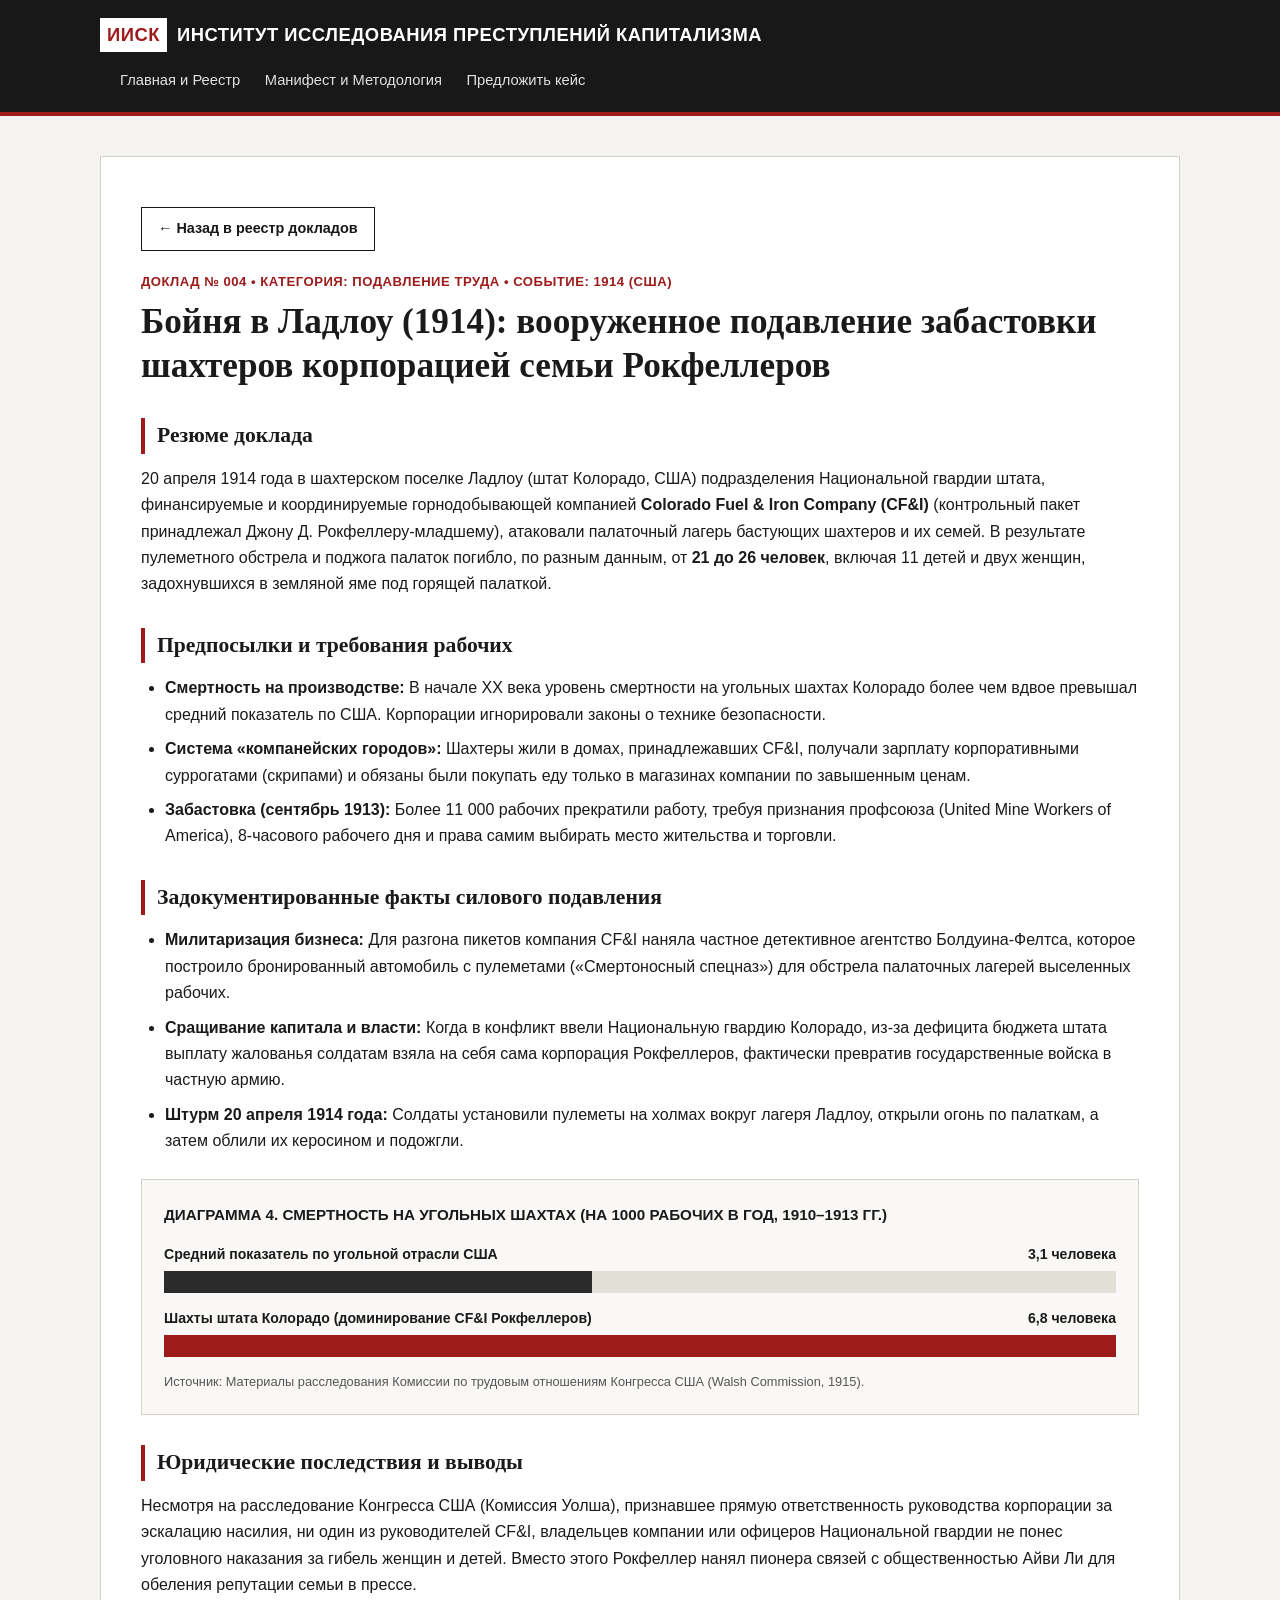
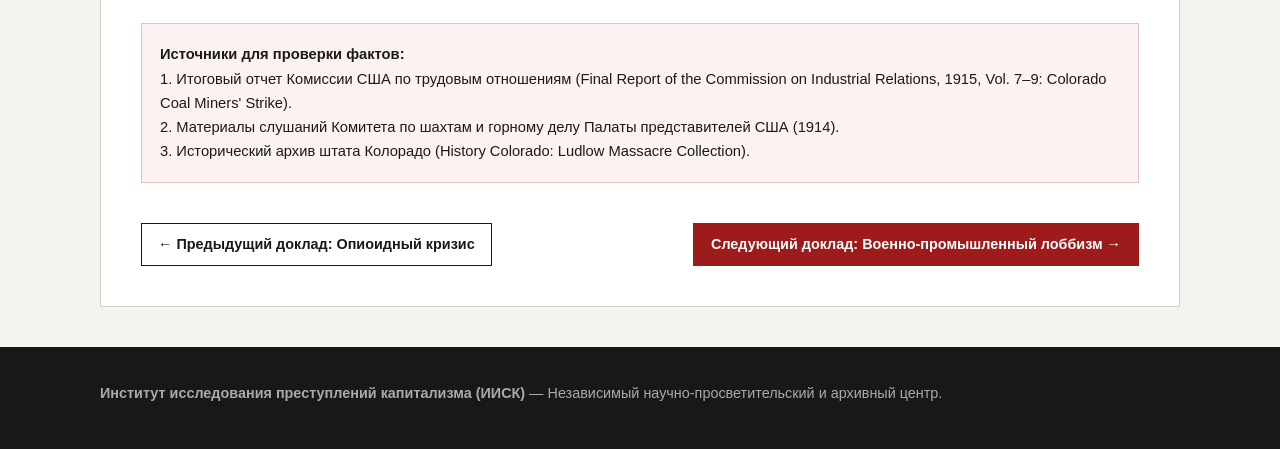
<file: report-4.html>
<!DOCTYPE html>
<html lang="ru">
<head>
    <meta charset="UTF-8">
    <meta name="viewport" content="width=device-width, initial-scale=1.0">
    <title>Доклад № 004: Бойня в Ладлоу (1914) — ИИСК</title>
    <link rel="stylesheet" href="style.css">
</head>
<body>

    <header>
        <div class="container nav-wrap">
            <a href="index.html" class="logo"><span>ИИСК</span>Институт исследования преступлений капитализма</a>
            <nav>
                <a href="index.html">Главная и Реестр</a>
                <a href="manifest.html">Манифест и Методология</a>
                <a href="manifest.html#submit">Предложить кейс</a>
            </nav>
        </div>
    </header>

    <main class="container">
        <article class="article-body">
            <a href="index.html" class="btn-outline" style="margin-bottom: 20px;">← Назад в реестр докладов</a>
            <div class="report-meta">Доклад № 004 • Категория: Подавление труда • Событие: 1914 (США)</div>
            <h1>Бойня в Ладлоу (1914): вооруженное подавление забастовки шахтеров корпорацией семьи Рокфеллеров</h1>

            <h2>Резюме доклада</h2>
            <p>20 апреля 1914 года в шахтерском поселке Ладлоу (штат Колорадо, США) подразделения Национальной гвардии штата, финансируемые и координируемые горнодобывающей компанией <strong>Colorado Fuel & Iron Company (CF&I)</strong> (контрольный пакет принадлежал Джону Д. Рокфеллеру-младшему), атаковали палаточный лагерь бастующих шахтеров и их семей. В результате пулеметного обстрела и поджога палаток погибло, по разным данным, от <strong>21 до 26 человек</strong>, включая 11 детей и двух женщин, задохнувшихся в земляной яме под горящей палаткой.</p>

            <h2>Предпосылки и требования рабочих</h2>
            <ul>
                <li><strong>Смертность на производстве:</strong> В начале XX века уровень смертности на угольных шахтах Колорадо более чем вдвое превышал средний показатель по США. Корпорации игнорировали законы о технике безопасности.</li>
                <li><strong>Система «компанейских городов»:</strong> Шахтеры жили в домах, принадлежавших CF&I, получали зарплату корпоративными суррогатами (скрипами) и обязаны были покупать еду только в магазинах компании по завышенным ценам.</li>
                <li><strong>Забастовка (сентябрь 1913):</strong> Более 11 000 рабочих прекратили работу, требуя признания профсоюза (United Mine Workers of America), 8-часового рабочего дня и права самим выбирать место жительства и торговли.</li>
            </ul>

            <h2>Задокументированные факты силового подавления</h2>
            <ul>
                <li><strong>Милитаризация бизнеса:</strong> Для разгона пикетов компания CF&I наняла частное детективное агентство Болдуина-Фелтса, которое построило бронированный автомобиль с пулеметами («Смертоносный спецназ») для обстрела палаточных лагерей выселенных рабочих.</li>
                <li><strong>Сращивание капитала и власти:</strong> Когда в конфликт ввели Национальную гвардию Колорадо, из-за дефицита бюджета штата выплату жалованья солдатам взяла на себя сама корпорация Рокфеллеров, фактически превратив государственные войска в частную армию.</li>
                <li><strong>Штурм 20 апреля 1914 года:</strong> Солдаты установили пулеметы на холмах вокруг лагеря Ладлоу, открыли огонь по палаткам, а затем облили их керосином и подожгли.</li>
            </ul>

            <div class="chart-container">
                <div class="chart-title">Диаграмма 4. Смертность на угольных шахтах (на 1000 рабочих в год, 1910–1913 гг.)</div>
                <div class="bar-row">
                    <div class="bar-label"><span>Средний показатель по угольной отрасли США</span><span>3,1 человека</span></div>
                    <div class="bar-track"><div class="bar-fill" style="width: 45%;"></div></div>
                </div>
                <div class="bar-row">
                    <div class="bar-label"><span>Шахты штата Колорадо (доминирование CF&I Рокфеллеров)</span><span>6,8 человека</span></div>
                    <div class="bar-track"><div class="bar-fill danger" style="width: 100%;"></div></div>
                </div>
                <div class="chart-note">Источник: Материалы расследования Комиссии по трудовым отношениям Конгресса США (Walsh Commission, 1915).</div>
            </div>

            <h2>Юридические последствия и выводы</h2>
            <p>Несмотря на расследование Конгресса США (Комиссия Уолша), признавшее прямую ответственность руководства корпорации за эскалацию насилия, ни один из руководителей CF&I, владельцев компании или офицеров Национальной гвардии не понес уголовного наказания за гибель женщин и детей. Вместо этого Рокфеллер нанял пионера связей с общественностью Айви Ли для обеления репутации семьи в прессе.</p>

            <div class="sources-box">
                <strong>Источники для проверки фактов:</strong><br>
                1. Итоговый отчет Комиссии США по трудовым отношениям (Final Report of the Commission on Industrial Relations, 1915, Vol. 7–9: Colorado Coal Miners' Strike).<br>
                2. Материалы слушаний Комитета по шахтам и горному делу Палаты представителей США (1914).<br>
                3. Исторический архив штата Колорадо (History Colorado: Ludlow Massacre Collection).
            </div>

            <div style="margin-top: 30px; display: flex; justify-content: space-between; flex-wrap: wrap; gap: 10px;">
                <a href="report-3.html" class="btn-outline">← Предыдущий доклад: Опиоидный кризис</a>
                <a href="report-5.html" class="btn">Следующий доклад: Военно-промышленный лоббизм →</a>
            </div>
        </article>
    </main>

    <footer>
        <div class="container">
            <p><strong>Институт исследования преступлений капитализма (ИИСК)</strong> — Независимый научно-просветительский и архивный центр.</p>
        </div>
    </footer>

</body>
</html>
</file>
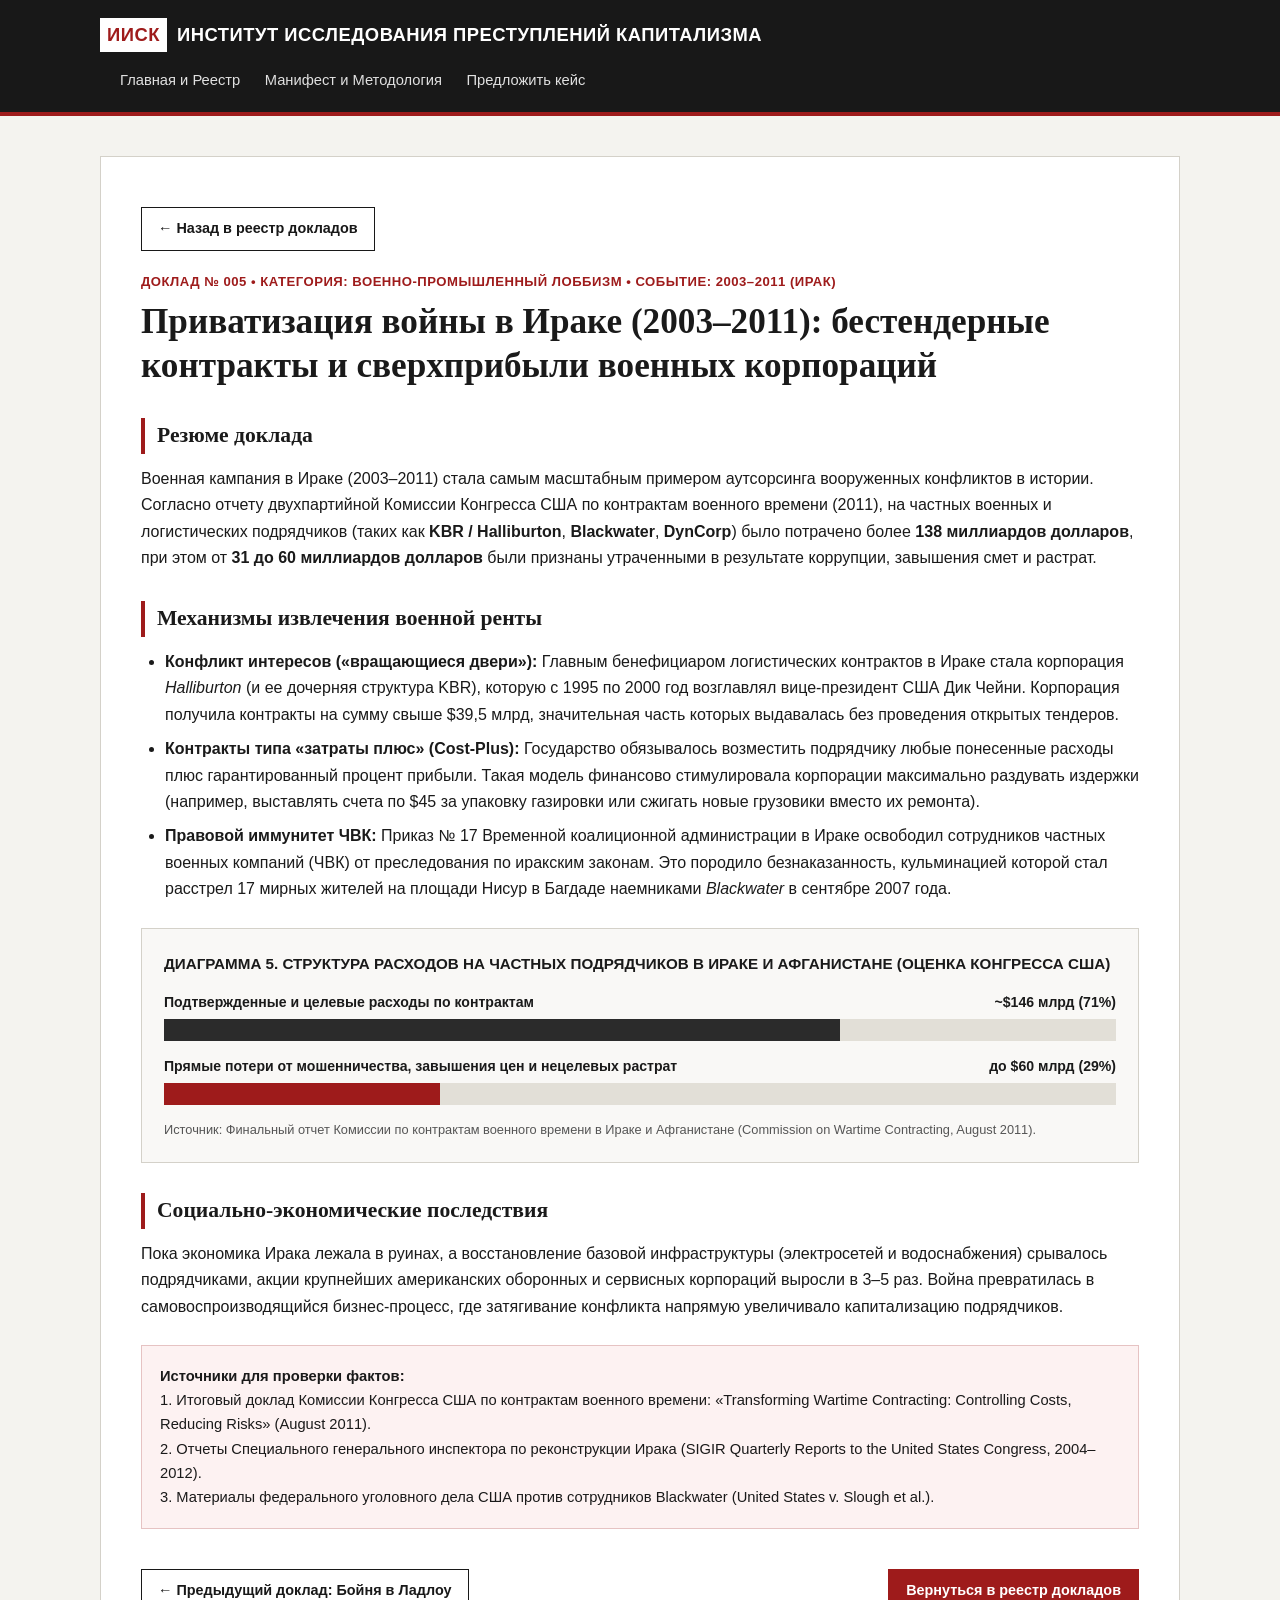
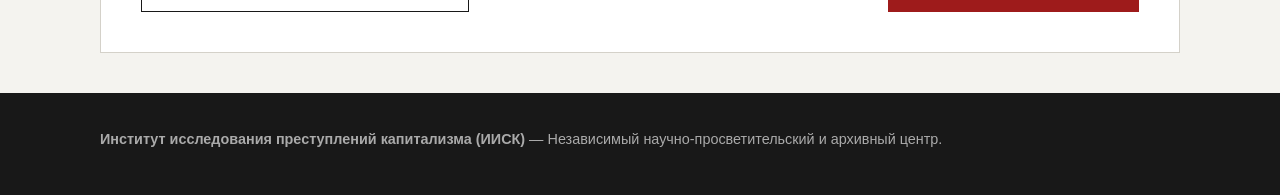
<file: report-5.html>
<!DOCTYPE html>
<html lang="ru">
<head>
    <meta charset="UTF-8">
    <meta name="viewport" content="width=device-width, initial-scale=1.0">
    <title>Доклад № 005: Приватизация войны в Ираке — ИИСК</title>
    <link rel="stylesheet" href="style.css">
</head>
<body>

    <header>
        <div class="container nav-wrap">
            <a href="index.html" class="logo"><span>ИИСК</span>Институт исследования преступлений капитализма</a>
            <nav>
                <a href="index.html">Главная и Реестр</a>
                <a href="manifest.html">Манифест и Методология</a>
                <a href="manifest.html#submit">Предложить кейс</a>
            </nav>
        </div>
    </header>

    <main class="container">
        <article class="article-body">
            <a href="index.html" class="btn-outline" style="margin-bottom: 20px;">← Назад в реестр докладов</a>
            <div class="report-meta">Доклад № 005 • Категория: Военно-промышленный лоббизм • Событие: 2003–2011 (Ирак)</div>
            <h1>Приватизация войны в Ираке (2003–2011): бестендерные контракты и сверхприбыли военных корпораций</h1>

            <h2>Резюме доклада</h2>
            <p>Военная кампания в Ираке (2003–2011) стала самым масштабным примером аутсорсинга вооруженных конфликтов в истории. Согласно отчету двухпартийной Комиссии Конгресса США по контрактам военного времени (2011), на частных военных и логистических подрядчиков (таких как <strong>KBR / Halliburton</strong>, <strong>Blackwater</strong>, <strong>DynCorp</strong>) было потрачено более <strong>138 миллиардов долларов</strong>, при этом от <strong>31 до 60 миллиардов долларов</strong> были признаны утраченными в результате коррупции, завышения смет и растрат.</p>

            <h2>Механизмы извлечения военной ренты</h2>
            <ul>
                <li><strong>Конфликт интересов («вращающиеся двери»):</strong> Главным бенефициаром логистических контрактов в Ираке стала корпорация <em>Halliburton</em> (и ее дочерняя структура KBR), которую с 1995 по 2000 год возглавлял вице-президент США Дик Чейни. Корпорация получила контракты на сумму свыше $39,5 млрд, значительная часть которых выдавалась без проведения открытых тендеров.</li>
                <li><strong>Контракты типа «затраты плюс» (Cost-Plus):</strong> Государство обязывалось возместить подрядчику любые понесенные расходы плюс гарантированный процент прибыли. Такая модель финансово стимулировала корпорации максимально раздувать издержки (например, выставлять счета по $45 за упаковку газировки или сжигать новые грузовики вместо их ремонта).</li>
                <li><strong>Правовой иммунитет ЧВК:</strong> Приказ № 17 Временной коалиционной администрации в Ираке освободил сотрудников частных военных компаний (ЧВК) от преследования по иракским законам. Это породило безнаказанность, кульминацией которой стал расстрел 17 мирных жителей на площади Нисур в Багдаде наемниками <em>Blackwater</em> в сентябре 2007 года.</li>
            </ul>

            <div class="chart-container">
                <div class="chart-title">Диаграмма 5. Структура расходов на частных подрядчиков в Ираке и Афганистане (Оценка Конгресса США)</div>
                <div class="bar-row">
                    <div class="bar-label"><span>Подтвержденные и целевые расходы по контрактам</span><span>~$146 млрд (71%)</span></div>
                    <div class="bar-track"><div class="bar-fill" style="width: 71%;"></div></div>
                </div>
                <div class="bar-row">
                    <div class="bar-label"><span>Прямые потери от мошенничества, завышения цен и нецелевых растрат</span><span>до $60 млрд (29%)</span></div>
                    <div class="bar-track"><div class="bar-fill danger" style="width: 29%;"></div></div>
                </div>
                <div class="chart-note">Источник: Финальный отчет Комиссии по контрактам военного времени в Ираке и Афганистане (Commission on Wartime Contracting, August 2011).</div>
            </div>

            <h2>Социально-экономические последствия</h2>
            <p>Пока экономика Ирака лежала в руинах, а восстановление базовой инфраструктуры (электросетей и водоснабжения) срывалось подрядчиками, акции крупнейших американских оборонных и сервисных корпораций выросли в 3–5 раз. Война превратилась в самовоспроизводящийся бизнес-процесс, где затягивание конфликта напрямую увеличивало капитализацию подрядчиков.</p>

            <div class="sources-box">
                <strong>Источники для проверки фактов:</strong><br>
                1. Итоговый доклад Комиссии Конгресса США по контрактам военного времени: «Transforming Wartime Contracting: Controlling Costs, Reducing Risks» (August 2011).<br>
                2. Отчеты Специального генерального инспектора по реконструкции Ирака (SIGIR Quarterly Reports to the United States Congress, 2004–2012).<br>
                3. Материалы федерального уголовного дела США против сотрудников Blackwater (United States v. Slough et al.).
            </div>

            <div style="margin-top: 30px; display: flex; justify-content: space-between; flex-wrap: wrap; gap: 10px;">
                <a href="report-4.html" class="btn-outline">← Предыдущий доклад: Бойня в Ладлоу</a>
                <a href="index.html" class="btn">Вернуться в реестр докладов</a>
            </div>
        </article>
    </main>

    <footer>
        <div class="container">
            <p><strong>Институт исследования преступлений капитализма (ИИСК)</strong> — Независимый научно-просветительский и архивный центр.</p>
        </div>
    </footer>

</body>
</html>
</file>
<file: style.css>
:root {
    --bg-main: #f4f3ef;
    --bg-card: #ffffff;
    --text-main: #1a1a1a;
    --text-muted: #555555;
    --accent: #9e1b1b;
    --accent-light: #fdf2f2;
    --border: #d4d1c9;
    --dark-block: #181818;
    --chart-bar: #2b2b2b;
}

* {
    box-sizing: border-box;
    margin: 0;
    padding: 0;
}

body {
    font-family: -apple-system, BlinkMacSystemFont, "Segoe UI", Roboto, Helvetica, Arial, sans-serif;
    background-color: var(--bg-main);
    color: var(--text-main);
    line-height: 1.65;
    display: flex;
    flex-direction: column;
    min-height: 100vh;
}

main {
    flex: 1;
}

header {
    background-color: var(--dark-block);
    color: #ffffff;
    padding: 18px 0;
    border-bottom: 4px solid var(--accent);
    position: sticky;
    top: 0;
    z-index: 100;
}

.container {
    max-width: 1120px;
    margin: 0 auto;
    padding: 0 20px;
}

.nav-wrap {
    display: flex;
    justify-content: space-between;
    align-items: center;
    flex-wrap: wrap;
    gap: 15px;
}

.logo {
    font-weight: 800;
    font-size: 1.15rem;
    letter-spacing: 0.5px;
    text-transform: uppercase;
    display: flex;
    align-items: center;
    color: #fff;
    text-decoration: none;
}

.logo span {
    color: var(--accent);
    background: #fff;
    padding: 2px 7px;
    margin-right: 10px;
    font-weight: 900;
}

nav a {
    color: #e0e0e0;
    text-decoration: none;
    margin-left: 20px;
    font-size: 0.92rem;
    font-weight: 500;
    transition: color 0.2s;
}

nav a:hover, nav a.active {
    color: #ffffff;
    text-decoration: underline;
}

.hero {
    padding: 60px 0 45px;
    border-bottom: 1px solid var(--border);
}

.hero-tag {
    display: inline-block;
    background: var(--accent);
    color: #fff;
    font-size: 0.78rem;
    font-weight: 700;
    text-transform: uppercase;
    padding: 4px 10px;
    margin-bottom: 16px;
    letter-spacing: 1px;
}

.hero h1 {
    font-family: Georgia, "Times New Roman", serif;
    font-size: 2.6rem;
    line-height: 1.15;
    margin-bottom: 20px;
    max-width: 880px;
}

.hero p {
    font-size: 1.15rem;
    color: var(--text-muted);
    max-width: 760px;
    margin-bottom: 25px;
}

.stats-grid {
    display: grid;
    grid-template-columns: repeat(auto-fit, minmax(220px, 1fr));
    gap: 20px;
    margin-top: 30px;
}

.stat-box {
    background: var(--bg-card);
    border: 1px solid var(--border);
    padding: 22px;
    border-left: 4px solid var(--accent);
}

.stat-num {
    font-size: 2rem;
    font-weight: 800;
    color: var(--accent);
    line-height: 1.1;
    margin-bottom: 6px;
}

.stat-desc {
    font-size: 0.9rem;
    color: var(--text-muted);
}

section {
    padding: 50px 0;
    border-bottom: 1px solid var(--border);
}

h2 {
    font-family: Georgia, "Times New Roman", serif;
    font-size: 1.9rem;
    margin-bottom: 12px;
}

.section-sub {
    color: var(--text-muted);
    margin-bottom: 30px;
    max-width: 720px;
}

.pillars-grid {
    display: grid;
    grid-template-columns: repeat(auto-fit, minmax(300px, 1fr));
    gap: 20px;
}

.pillar-card {
    background: var(--bg-card);
    border: 1px solid var(--border);
    padding: 25px;
}

.pillar-card h3 {
    font-size: 1.1rem;
    margin-bottom: 10px;
}

.pillar-card p {
    font-size: 0.94rem;
    color: var(--text-muted);
}

.report-card {
    background: var(--bg-card);
    border: 1px solid var(--border);
    padding: 32px;
    margin-bottom: 25px;
}

.report-meta {
    font-size: 0.82rem;
    color: var(--accent);
    font-weight: 700;
    text-transform: uppercase;
    letter-spacing: 0.5px;
    margin-bottom: 8px;
}

.report-card h3 {
    font-family: Georgia, "Times New Roman", serif;
    font-size: 1.5rem;
    margin-bottom: 12px;
    line-height: 1.3;
}

.article-body {
    background: var(--bg-card);
    border: 1px solid var(--border);
    padding: 40px;
    margin: 40px 0;
}

.article-body h1 {
    font-family: Georgia, "Times New Roman", serif;
    font-size: 2.2rem;
    line-height: 1.25;
    margin-bottom: 18px;
}

.article-body h2 {
    font-size: 1.35rem;
    margin: 30px 0 12px;
    border-left: 4px solid var(--accent);
    padding-left: 12px;
}

.article-body p {
    margin-bottom: 16px;
}

.article-body ul {
    margin: 0 0 20px 24px;
}

.article-body li {
    margin-bottom: 8px;
}

.btn {
    display: inline-block;
    background: var(--accent);
    color: #fff;
    text-decoration: none;
    padding: 10px 18px;
    font-weight: 600;
    font-size: 0.9rem;
    border: none;
    cursor: pointer;
    margin-top: 10px;
}

.btn:hover {
    background: #7d1414;
}

.btn-outline {
    display: inline-block;
    background: transparent;
    color: var(--dark-block);
    border: 1px solid var(--dark-block);
    text-decoration: none;
    padding: 9px 16px;
    font-weight: 600;
    font-size: 0.9rem;
    cursor: pointer;
    margin-top: 10px;
}

.btn-outline:hover {
    background: var(--dark-block);
    color: #fff;
}

.chart-container {
    background: #f9f8f6;
    border: 1px solid var(--border);
    padding: 22px;
    margin: 25px 0;
}

.chart-title {
    font-weight: 700;
    font-size: 0.95rem;
    margin-bottom: 15px;
    text-transform: uppercase;
}

.bar-row {
    margin-bottom: 14px;
}

.bar-label {
    display: flex;
    justify-content: space-between;
    font-size: 0.88rem;
    font-weight: 600;
    margin-bottom: 5px;
}

.bar-track {
    background: #e2dfd7;
    height: 22px;
    width: 100%;
}

.bar-fill {
    height: 100%;
    background: var(--chart-bar);
}

.bar-fill.danger {
    background: var(--accent);
}

.chart-note {
    font-size: 0.8rem;
    color: var(--text-muted);
    margin-top: 10px;
}

.schema-box {
    background: #1b1b1b;
    color: #e8e8e8;
    padding: 20px;
    font-family: "Courier New", Courier, monospace;
    font-size: 0.82rem;
    overflow-x: auto;
    margin: 20px 0;
    border-left: 4px solid var(--accent);
    white-space: pre;
    line-height: 1.4;
}

.sources-box {
    background: var(--accent-light);
    border: 1px solid #e6c3c3;
    padding: 18px;
    margin-top: 25px;
    font-size: 0.92rem;
}

.form-box {
    background: var(--bg-card);
    border: 1px solid var(--border);
    padding: 30px;
    max-width: 720px;
}

.form-group {
    margin-bottom: 16px;
}

.form-group label {
    display: block;
    font-weight: 600;
    margin-bottom: 6px;
    font-size: 0.92rem;
}

.form-group input, .form-group textarea, .form-group select {
    width: 100%;
    padding: 10px;
    border: 1px solid var(--border);
    font-family: inherit;
    font-size: 0.95rem;
    background: #fafafa;
}

.form-group textarea {
    height: 110px;
}

footer {
    background: var(--dark-block);
    color: #aaa;
    padding: 35px 0;
    font-size: 0.9rem;
    margin-top: auto;
}

footer p {
    margin-bottom: 8px;
}

@media (max-width: 768px) {
    .hero h1 { font-size: 2rem; }
    .article-body { padding: 22px; }
    nav a { margin-left: 0; margin-right: 15px; }
}
</file>
